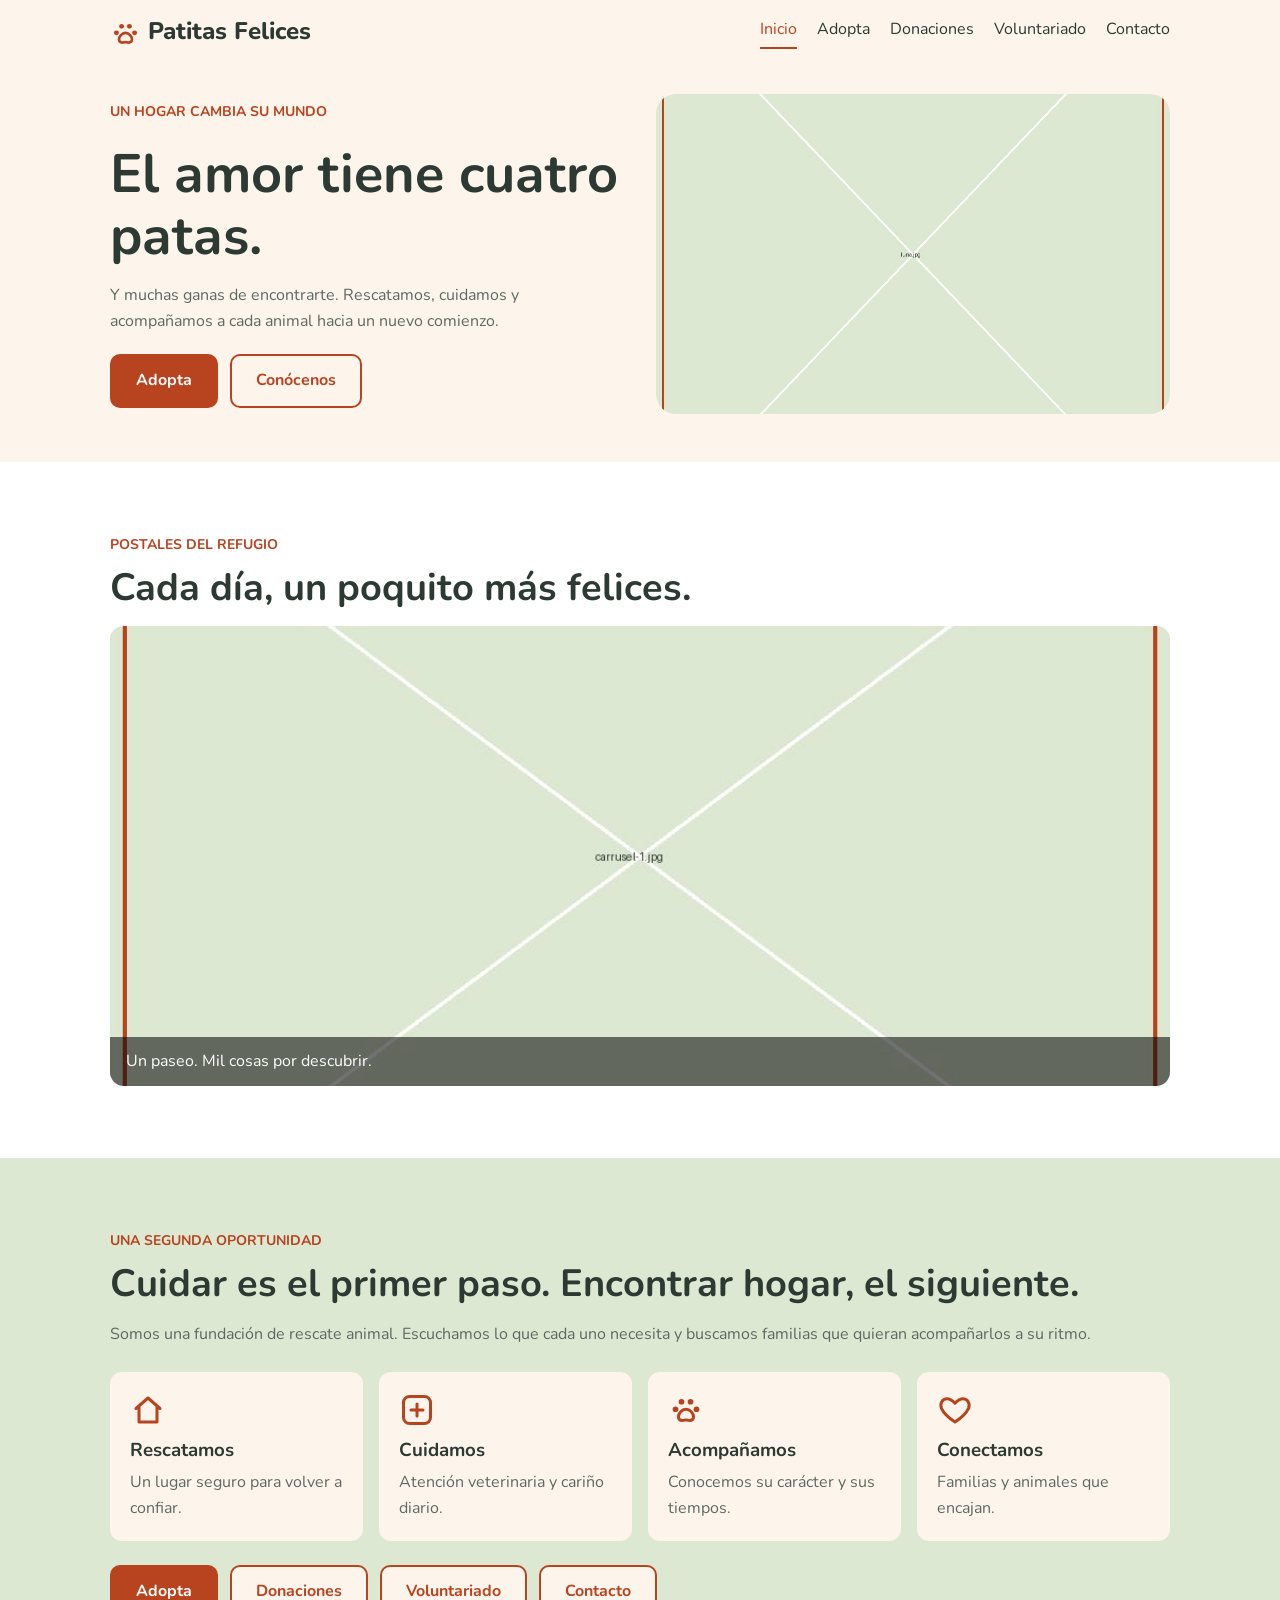
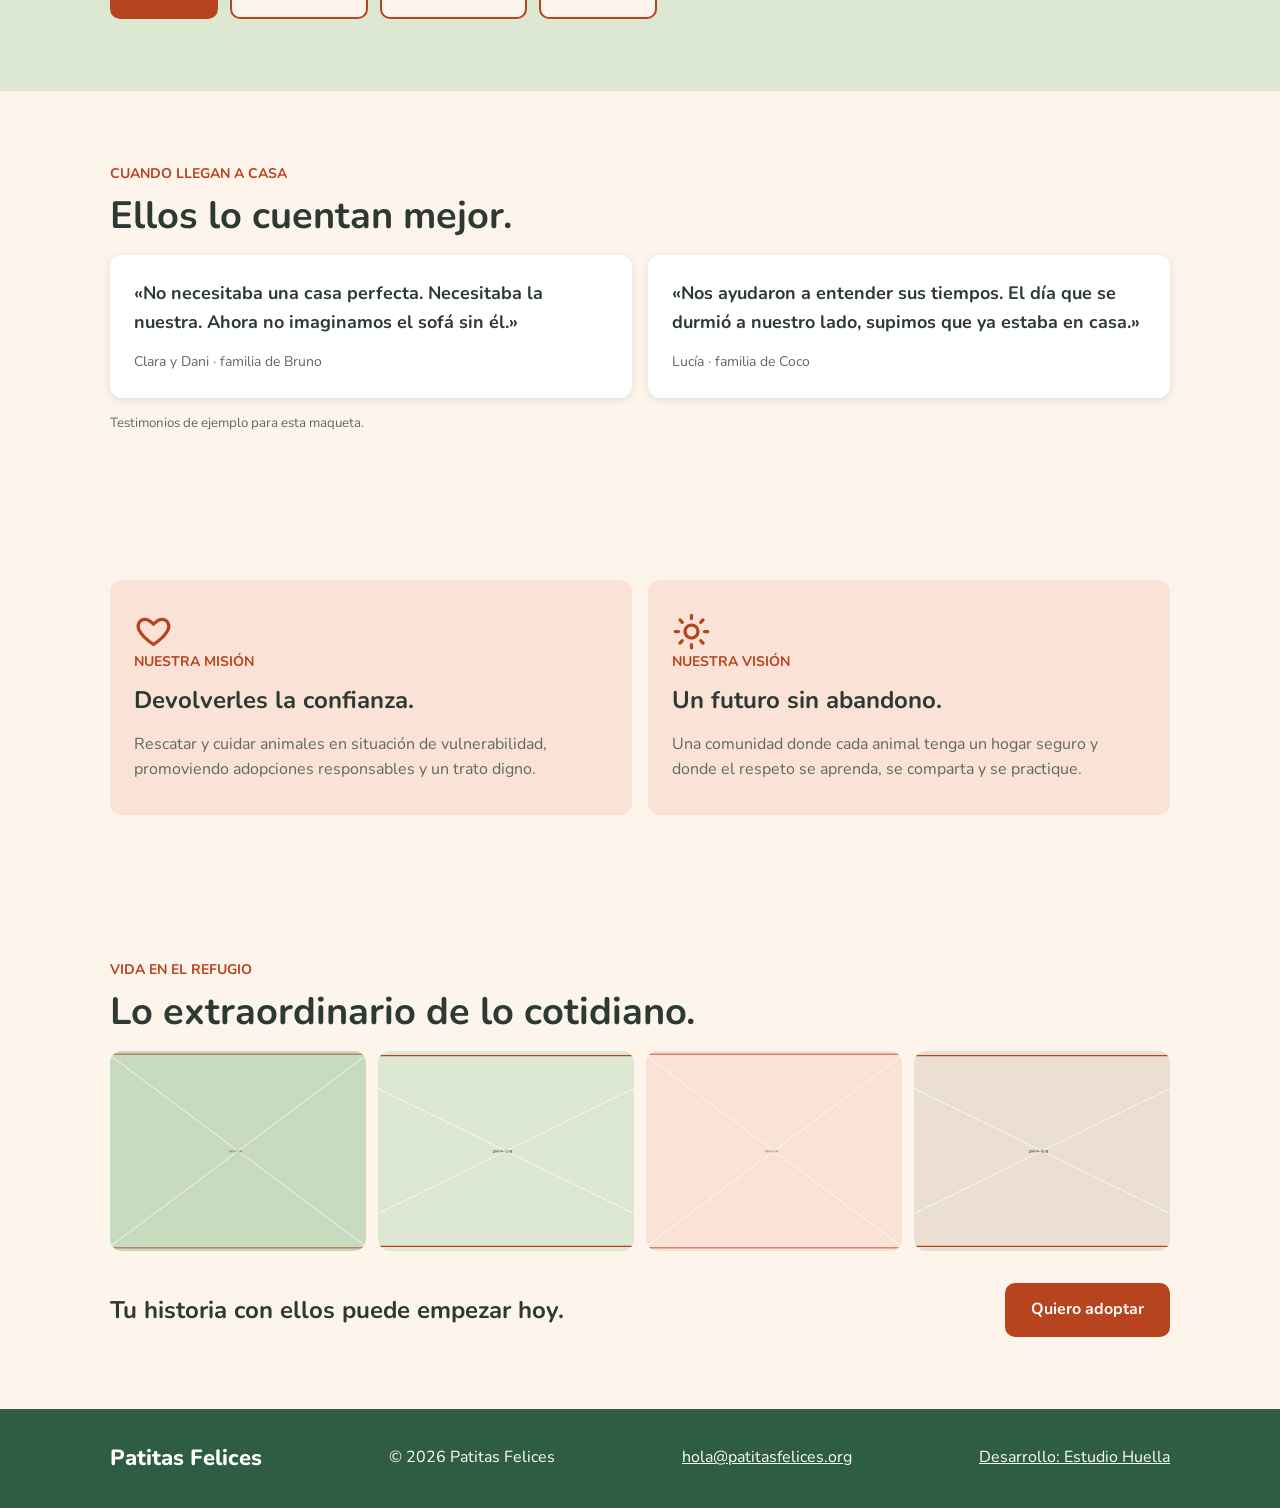
<file: patitas-felices/index.html>
<!DOCTYPE html>
<html lang="es">
<head>
  <meta charset="UTF-8">
  <meta name="viewport" content="width=device-width, initial-scale=1.0">
  <title>Patitas Felices · Fundación de rescate animal</title>
  <link href="https://fonts.googleapis.com/css2?family=Nunito:wght@400;700;800&display=swap" rel="stylesheet">
  <link rel="stylesheet" href="css/variables.css">
  <link rel="stylesheet" href="css/style.css">
  <link rel="stylesheet" href="css/iconos.css">
  <link rel="stylesheet" href="css/home.css">
</head>
<body>

  <!-- Encabezado con logo y menú -->
  <header class="encabezado">
    <div class="contenedor">
      <a class="logo" href="index.html"><span class="icono icono-huella" aria-hidden="true"></span> Patitas Felices</a>

      <!-- Menú hamburguesa: el checkbox está escondido y el label (las 3 rayitas) lo marca o desmarca -->
      <input type="checkbox" id="menu-check" class="menu-check" aria-label="Abrir o cerrar el menú">
      <label for="menu-check" class="hamburguesa"><span></span><span></span><span></span></label>

      <nav class="menu-nav">
        <ul class="menu">
            <li><a href="index.html" class="activo">Inicio</a></li>
            <li><a href="views/adopta.html">Adopta</a></li>
            <li><a href="views/donaciones.html">Donaciones</a></li>
            <li><a href="views/contacto.html">Voluntariado</a></li>
            <li><a href="views/contacto.html">Contacto</a></li>
        </ul>
      </nav>
    </div>
  </header>

  <main>

    <!-- 1. Banner principal -->
    <section class="banner">
      <div class="contenedor">
        <div class="banner-texto">
          <p class="etiqueta">UN HOGAR CAMBIA SU MUNDO</p>
          <h1>El amor tiene cuatro patas.</h1>
          <p class="texto-gris">Y muchas ganas de encontrarte. Rescatamos, cuidamos y acompañamos a cada animal hacia un nuevo comienzo.</p>
          <div class="banner-botones">
            <a class="boton boton-principal" href="views/adopta.html">Adopta</a>
            <a class="boton boton-secundario" href="#mision">Conócenos</a>
          </div>
        </div>
        <img src="storage/img/luna.jpg" alt="Luna, perra mestiza sentada entre flores">
      </div>
    </section>

    <!-- 2. Carrusel de fotos (cambia cada 3 segundos con CSS) -->
    <section class="carrusel-seccion seccion">
      <div class="contenedor">
        <p class="etiqueta">POSTALES DEL REFUGIO</p>
        <h2 class="titulo">Cada día, un poquito más felices.</h2>
        <div class="carrusel">
          <div class="carrusel-pista">
            <div class="foto">
              <img src="storage/img/carrusel-1.jpg" alt="Voluntaria paseando a un perro">
              <p>Un paseo. Mil cosas por descubrir.</p>
            </div>
            <div class="foto">
              <img src="storage/img/carrusel-2.jpg" alt="Persona acariciando a un gato">
              <p>El cariño también cuida.</p>
            </div>
            <div class="foto">
              <img src="storage/img/carrusel-3.jpg" alt="Dos voluntarias con dos perros">
              <p>Aquí nadie camina solo.</p>
            </div>
            <!-- Copia de la primera foto para que el movimiento vuelva al inicio sin saltos -->
            <div class="foto" aria-hidden="true">
              <img src="storage/img/carrusel-1.jpg" alt="">
              <p>Un paseo. Mil cosas por descubrir.</p>
            </div>
          </div>
        </div>
      </div>
    </section>

    <!-- 3. Labor de la fundación -->
    <section class="labor seccion">
      <div class="contenedor">
        <p class="etiqueta">UNA SEGUNDA OPORTUNIDAD</p>
        <h2 class="titulo">Cuidar es el primer paso. Encontrar hogar, el siguiente.</h2>
        <p class="texto-gris">Somos una fundación de rescate animal. Escuchamos lo que cada uno necesita y buscamos familias que quieran acompañarlos a su ritmo.</p>

        <div class="tarjetas-labor">
          <div class="tarjeta-labor">
            <span class="icono icono-casa" aria-hidden="true"></span>
            <h3>Rescatamos</h3>
            <p class="texto-gris">Un lugar seguro para volver a confiar.</p>
          </div>
          <div class="tarjeta-labor">
            <span class="icono icono-cruz" aria-hidden="true"></span>
            <h3>Cuidamos</h3>
            <p class="texto-gris">Atención veterinaria y cariño diario.</p>
          </div>
          <div class="tarjeta-labor">
            <span class="icono icono-huella" aria-hidden="true"></span>
            <h3>Acompañamos</h3>
            <p class="texto-gris">Conocemos su carácter y sus tiempos.</p>
          </div>
          <div class="tarjeta-labor">
            <span class="icono icono-corazon" aria-hidden="true"></span>
            <h3>Conectamos</h3>
            <p class="texto-gris">Familias y animales que encajan.</p>
          </div>
        </div>

        <!-- Enlaces internos -->
        <div class="enlaces">
          <a class="boton boton-principal" href="views/adopta.html">Adopta</a>
          <a class="boton boton-secundario" href="views/donaciones.html">Donaciones</a>
          <a class="boton boton-secundario" href="views/contacto.html">Voluntariado</a>
          <a class="boton boton-secundario" href="views/contacto.html">Contacto</a>
        </div>
      </div>
    </section>

    <!-- 4. Testimonios -->
    <section class="seccion">
      <div class="contenedor">
        <p class="etiqueta">CUANDO LLEGAN A CASA</p>
        <h2 class="titulo">Ellos lo cuentan mejor.</h2>
        <div class="testimonios">
          <div class="testimonio">
            <p>«No necesitaba una casa perfecta. Necesitaba la nuestra. Ahora no imaginamos el sofá sin él.»</p>
            <span>Clara y Dani · familia de Bruno</span>
          </div>
          <div class="testimonio">
            <p>«Nos ayudaron a entender sus tiempos. El día que se durmió a nuestro lado, supimos que ya estaba en casa.»</p>
            <span>Lucía · familia de Coco</span>
          </div>
        </div>
        <p class="texto-gris"><small>Testimonios de ejemplo para esta maqueta.</small></p>
      </div>
    </section>

    <!-- 5. Misión y visión (lado a lado en pantallas grandes) -->
    <section class="seccion" id="mision">
      <div class="contenedor mision-vision">
        <div class="bloque">
          <span class="icono icono-corazon" aria-hidden="true"></span>
          <p class="etiqueta">NUESTRA MISIÓN</p>
          <h2>Devolverles la confianza.</h2>
          <p class="texto-gris">Rescatar y cuidar animales en situación de vulnerabilidad, promoviendo adopciones responsables y un trato digno.</p>
        </div>
        <div class="bloque" id="vision">
          <span class="icono icono-sol" aria-hidden="true"></span>
          <p class="etiqueta">NUESTRA VISIÓN</p>
          <h2>Un futuro sin abandono.</h2>
          <p class="texto-gris">Una comunidad donde cada animal tenga un hogar seguro y donde el respeto se aprenda, se comparta y se practique.</p>
        </div>
      </div>
    </section>

    <!-- 6. Galería -->
    <section class="seccion">
      <div class="contenedor">
        <p class="etiqueta">VIDA EN EL REFUGIO</p>
        <h2 class="titulo">Lo extraordinario de lo cotidiano.</h2>
        <div class="galeria">
          <img src="storage/img/galeria-1.jpg" alt="Gata dormida sobre una manta">
          <img src="storage/img/galeria-2.jpg" alt="Dos perros jugando en el jardín">
          <img src="storage/img/galeria-3.jpg" alt="Voluntaria abrazando a un gato">
          <img src="storage/img/galeria-4.jpg" alt="Una mano sostiene la patita de un perro">
        </div>
        <div class="cierre">
          <h2>Tu historia con ellos puede empezar hoy.</h2>
          <a class="boton boton-principal" href="views/adopta.html">Quiero adoptar</a>
        </div>
      </div>
    </section>

  </main>

  <!-- Pie de página -->
  <footer class="pie">
    <div class="contenedor pie-contenido">
      <p class="pie-nombre">Patitas Felices</p>
      <p>© 2026 Patitas Felices</p>
      <p><a href="mailto:hola@patitasfelices.org">hola@patitasfelices.org</a></p>
      <p><a href="#">Desarrollo: Estudio Huella</a></p>
    </div>
  </footer>

</body>
</html>
</file>
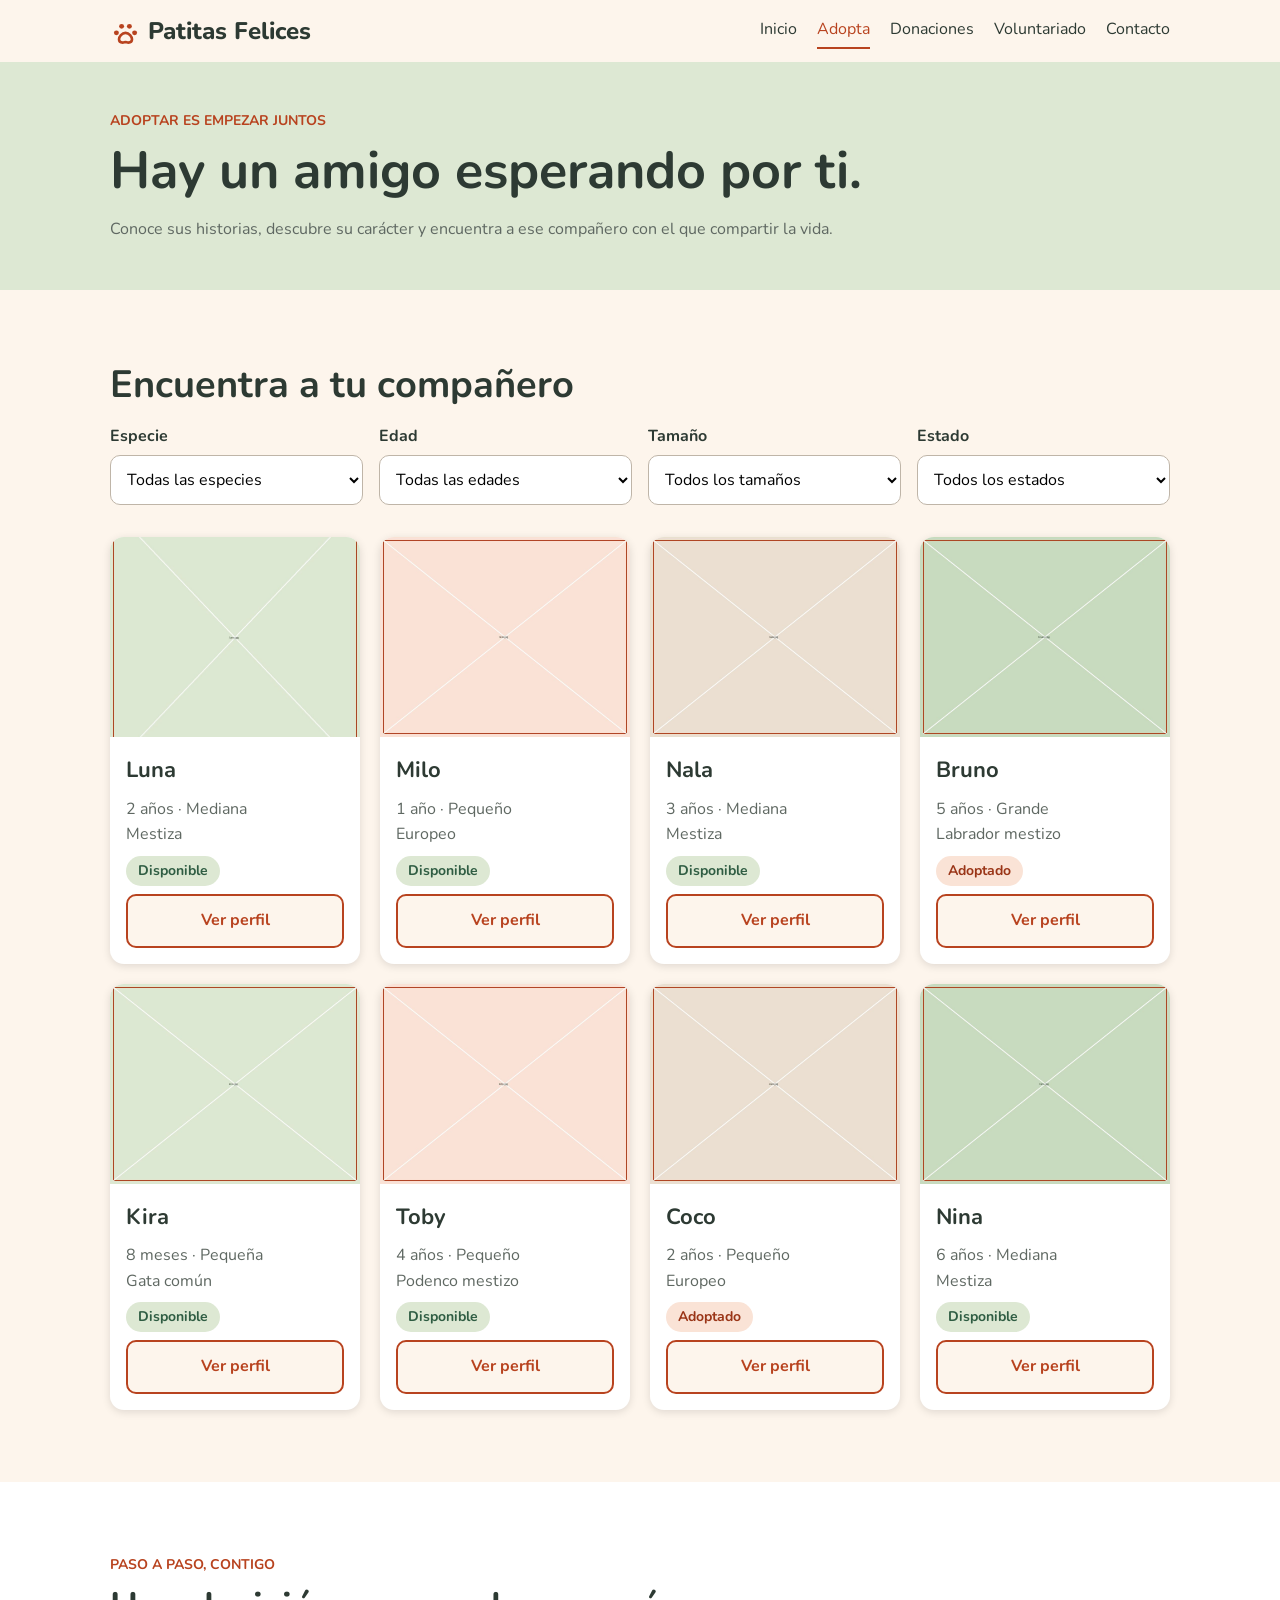
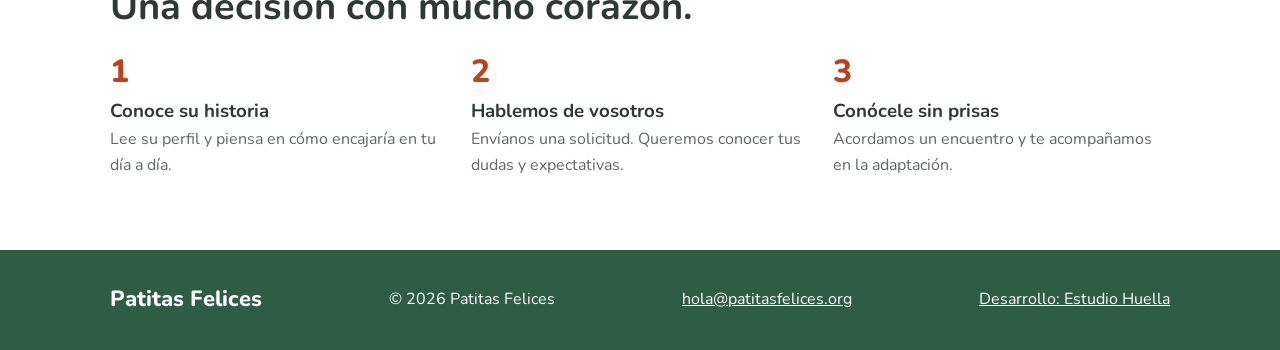
<file: patitas-felices/views/adopta.html>
<!DOCTYPE html>
<html lang="es">
<head>
  <meta charset="UTF-8">
  <meta name="viewport" content="width=device-width, initial-scale=1.0">
  <title>Adopta · Patitas Felices</title>
  <link href="https://fonts.googleapis.com/css2?family=Nunito:wght@400;700;800&display=swap" rel="stylesheet">
  <link rel="stylesheet" href="../css/variables.css">
  <link rel="stylesheet" href="../css/style.css">
  <link rel="stylesheet" href="../css/iconos.css">
  <link rel="stylesheet" href="../css/adopta.css">
</head>
<body>

  <!-- Encabezado con logo y menú -->
  <header class="encabezado">
    <div class="contenedor">
      <a class="logo" href="../index.html"><span class="icono icono-huella" aria-hidden="true"></span> Patitas Felices</a>

      <!-- Menú hamburguesa: el checkbox está escondido y el label (las 3 rayitas) lo marca o desmarca -->
      <input type="checkbox" id="menu-check" class="menu-check" aria-label="Abrir o cerrar el menú">
      <label for="menu-check" class="hamburguesa"><span></span><span></span><span></span></label>

      <nav class="menu-nav">
        <ul class="menu">
            <li><a href="../index.html">Inicio</a></li>
            <li><a href="adopta.html" class="activo">Adopta</a></li>
            <li><a href="donaciones.html">Donaciones</a></li>
            <li><a href="contacto.html">Voluntariado</a></li>
            <li><a href="contacto.html">Contacto</a></li>
        </ul>
      </nav>
    </div>
  </header>

  <main>

    <!-- Título de la página -->
    <section class="encabezado-adopta">
      <div class="contenedor">
        <p class="etiqueta">ADOPTAR ES EMPEZAR JUNTOS</p>
        <h1>Hay un amigo esperando por ti.</h1>
        <p class="texto-gris">Conoce sus historias, descubre su carácter y encuentra a ese compañero con el que compartir la vida.</p>
      </div>
    </section>

    <section class="seccion">
      <div class="contenedor">

        <!-- Filtros (solo visuales) -->
        <h2 class="titulo">Encuentra a tu compañero</h2>
        <form class="filtros">
        <div>
          <label for="especie">Especie</label>
          <select id="especie">
            <option>Todas las especies</option>
            <option>Perros</option>
            <option>Gatos</option>
          </select>
        </div>
        <div>
          <label for="edad">Edad</label>
          <select id="edad">
            <option>Todas las edades</option>
            <option>Cachorro</option>
            <option>Joven</option>
            <option>Adulto</option>
          </select>
        </div>
        <div>
          <label for="tamano">Tamaño</label>
          <select id="tamano">
            <option>Todos los tamaños</option>
            <option>Pequeño</option>
            <option>Mediano</option>
            <option>Grande</option>
          </select>
        </div>
        <div>
          <label for="estado">Estado</label>
          <select id="estado">
            <option>Todos los estados</option>
            <option>Disponible</option>
            <option>Adoptado</option>
          </select>
        </div>
        </form>

        <!-- Catálogo: 8 animales -->
        <div class="grilla-animales">
          <article class="tarjeta">
            <img src="../storage/img/luna.jpg" alt="Luna, perra mestiza de pelaje dorado">
            <div class="tarjeta-info">
              <h3>Luna</h3>
              <p class="texto-gris">2 años · Mediana<br>Mestiza</p>
              <span class="estado disponible">Disponible</span>
              <a class="boton boton-secundario" href="perfil.html#luna">Ver perfil</a>
            </div>
          </article>

          <article class="tarjeta">
            <img src="../storage/img/milo.jpg" alt="Milo, gato naranja sobre una manta">
            <div class="tarjeta-info">
              <h3>Milo</h3>
              <p class="texto-gris">1 año · Pequeño<br>Europeo</p>
              <span class="estado disponible">Disponible</span>
              <a class="boton boton-secundario" href="perfil.html#milo">Ver perfil</a>
            </div>
          </article>

          <article class="tarjeta">
            <img src="../storage/img/nala.jpg" alt="Nala, perra blanca y negra sobre el césped">
            <div class="tarjeta-info">
              <h3>Nala</h3>
              <p class="texto-gris">3 años · Mediana<br>Mestiza</p>
              <span class="estado disponible">Disponible</span>
              <a class="boton boton-secundario" href="perfil.html#nala">Ver perfil</a>
            </div>
          </article>

          <article class="tarjeta">
            <img src="../storage/img/bruno.jpg" alt="Bruno, perro marrón sentado en el jardín">
            <div class="tarjeta-info">
              <h3>Bruno</h3>
              <p class="texto-gris">5 años · Grande<br>Labrador mestizo</p>
              <span class="estado adoptado">Adoptado</span>
              <a class="boton boton-secundario" href="perfil.html#bruno">Ver perfil</a>
            </div>
          </article>

          <article class="tarjeta">
            <img src="../storage/img/kira.jpg" alt="Kira, gatita de tres colores en una cesta">
            <div class="tarjeta-info">
              <h3>Kira</h3>
              <p class="texto-gris">8 meses · Pequeña<br>Gata común</p>
              <span class="estado disponible">Disponible</span>
              <a class="boton boton-secundario" href="perfil.html#kira">Ver perfil</a>
            </div>
          </article>

          <article class="tarjeta">
            <img src="../storage/img/toby.jpg" alt="Toby, perro pequeño de orejas grandes">
            <div class="tarjeta-info">
              <h3>Toby</h3>
              <p class="texto-gris">4 años · Pequeño<br>Podenco mestizo</p>
              <span class="estado disponible">Disponible</span>
              <a class="boton boton-secundario" href="perfil.html#toby">Ver perfil</a>
            </div>
          </article>

          <article class="tarjeta">
            <img src="../storage/img/coco.jpg" alt="Coco, gato gris sobre un cojín">
            <div class="tarjeta-info">
              <h3>Coco</h3>
              <p class="texto-gris">2 años · Pequeño<br>Europeo</p>
              <span class="estado adoptado">Adoptado</span>
              <a class="boton boton-secundario" href="perfil.html#coco">Ver perfil</a>
            </div>
          </article>

          <article class="tarjeta">
            <img src="../storage/img/nina.jpg" alt="Nina, perra marrón de mirada tierna">
            <div class="tarjeta-info">
              <h3>Nina</h3>
              <p class="texto-gris">6 años · Mediana<br>Mestiza</p>
              <span class="estado disponible">Disponible</span>
              <a class="boton boton-secundario" href="perfil.html#nina">Ver perfil</a>
            </div>
          </article>
        </div>

      </div>
    </section>

    <!-- Pasos para adoptar -->
    <section class="pasos seccion">
      <div class="contenedor">
        <p class="etiqueta">PASO A PASO, CONTIGO</p>
        <h2 class="titulo">Una decisión con mucho corazón.</h2>
        <div class="lista-pasos">
          <div class="paso">
            <p class="numero">1</p>
            <h3>Conoce su historia</h3>
            <p class="texto-gris">Lee su perfil y piensa en cómo encajaría en tu día a día.</p>
          </div>
          <div class="paso">
            <p class="numero">2</p>
            <h3>Hablemos de vosotros</h3>
            <p class="texto-gris">Envíanos una solicitud. Queremos conocer tus dudas y expectativas.</p>
          </div>
          <div class="paso">
            <p class="numero">3</p>
            <h3>Conócele sin prisas</h3>
            <p class="texto-gris">Acordamos un encuentro y te acompañamos en la adaptación.</p>
          </div>
        </div>
      </div>
    </section>

  </main>

  <!-- Pie de página -->
  <footer class="pie">
    <div class="contenedor pie-contenido">
      <p class="pie-nombre">Patitas Felices</p>
      <p>© 2026 Patitas Felices</p>
      <p><a href="mailto:hola@patitasfelices.org">hola@patitasfelices.org</a></p>
      <p><a href="#">Desarrollo: Estudio Huella</a></p>
    </div>
  </footer>

</body>
</html>
</file>
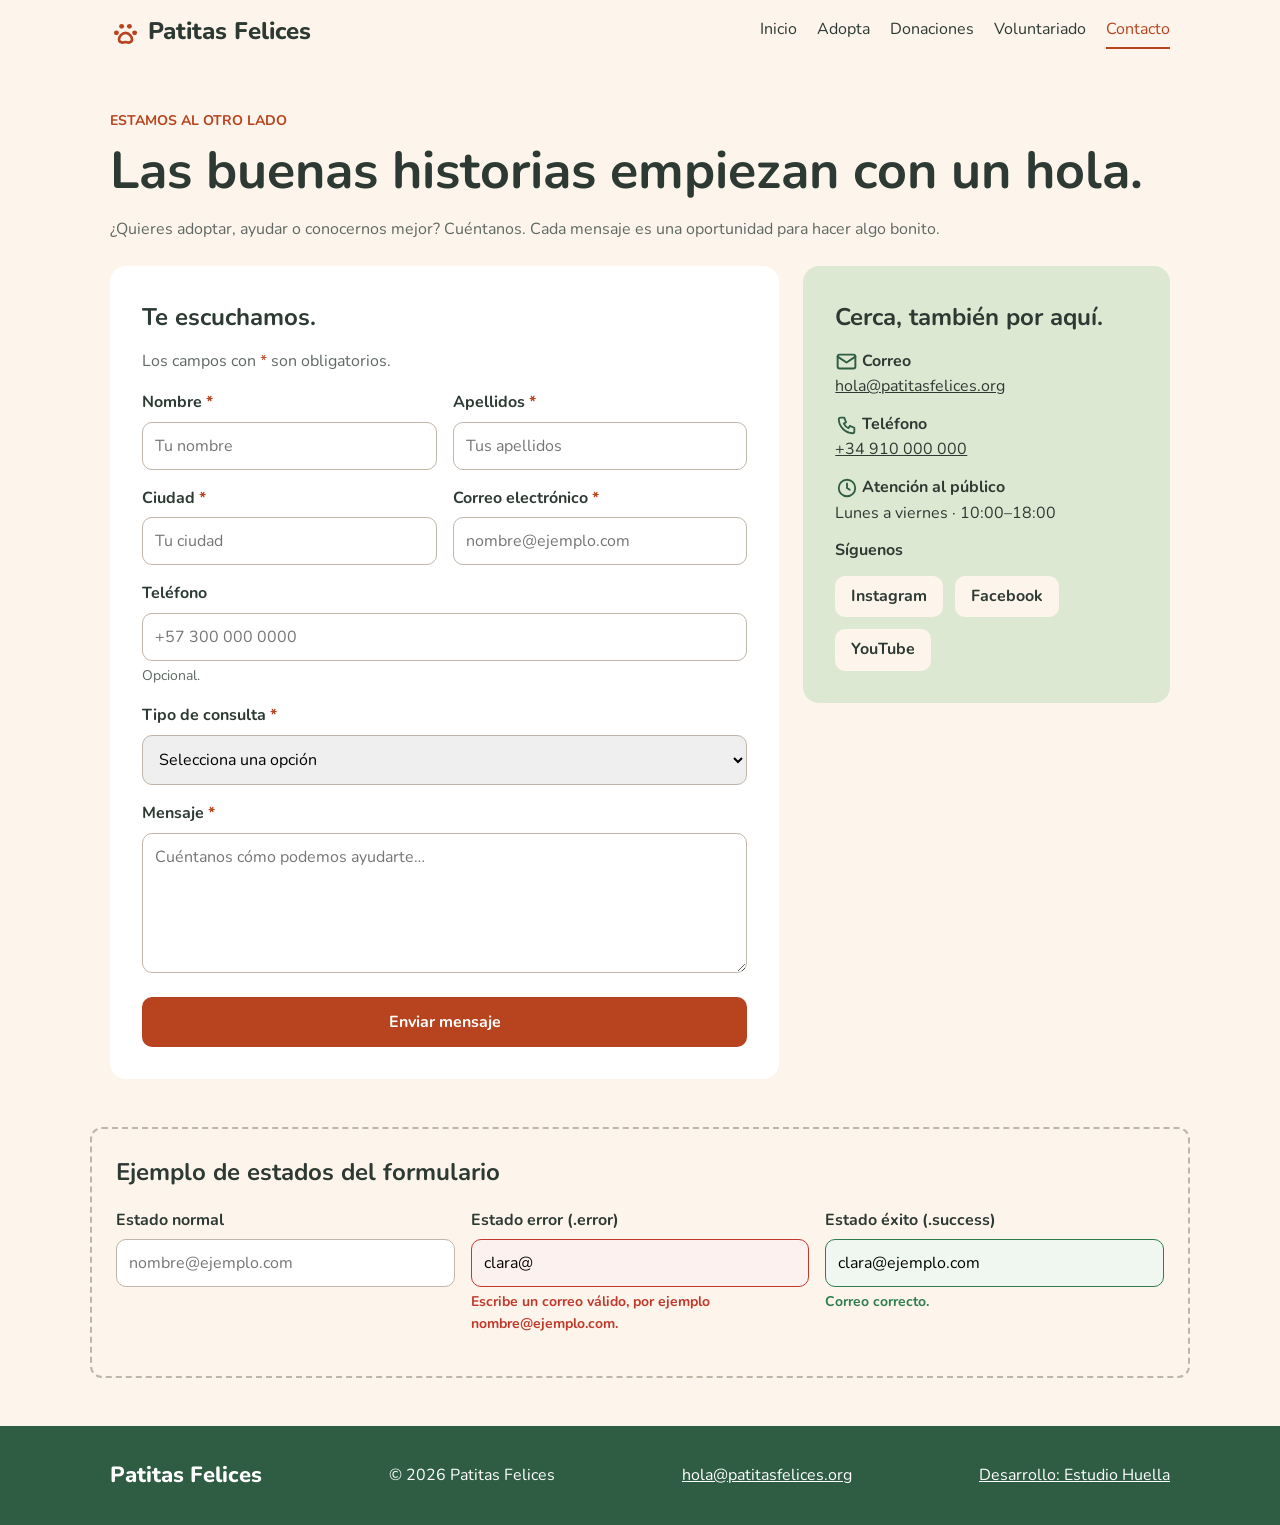
<file: patitas-felices/views/contacto.html>
<!DOCTYPE html>
<html lang="es">
<head>
  <meta charset="UTF-8">
  <meta name="viewport" content="width=device-width, initial-scale=1.0">
  <title>Contacto · Patitas Felices</title>
  <link href="https://fonts.googleapis.com/css2?family=Nunito:wght@400;700;800&display=swap" rel="stylesheet">
  <link rel="stylesheet" href="../css/variables.css">
  <link rel="stylesheet" href="../css/style.css">
  <link rel="stylesheet" href="../css/iconos.css">
  <link rel="stylesheet" href="../css/contacto.css">
</head>
<body>

  <!-- Encabezado con logo y menú -->
  <header class="encabezado">
    <div class="contenedor">
      <a class="logo" href="../index.html"><span class="icono icono-huella" aria-hidden="true"></span> Patitas Felices</a>

      <!-- Menú hamburguesa: el checkbox está escondido y el label (las 3 rayitas) lo marca o desmarca -->
      <input type="checkbox" id="menu-check" class="menu-check" aria-label="Abrir o cerrar el menú">
      <label for="menu-check" class="hamburguesa"><span></span><span></span><span></span></label>

      <nav class="menu-nav">
        <ul class="menu">
            <li><a href="../index.html">Inicio</a></li>
            <li><a href="adopta.html">Adopta</a></li>
            <li><a href="donaciones.html">Donaciones</a></li>
            <li><a href="contacto.html">Voluntariado</a></li>
            <li><a href="contacto.html" class="activo">Contacto</a></li>
        </ul>
      </nav>
    </div>
  </header>

  <main>

    <section class="intro-contacto">
      <div class="contenedor">
        <p class="etiqueta">ESTAMOS AL OTRO LADO</p>
        <h1>Las buenas historias empiezan con un hola.</h1>
        <p class="texto-gris">¿Quieres adoptar, ayudar o conocernos mejor? Cuéntanos. Cada mensaje es una oportunidad para hacer algo bonito.</p>
      </div>
    </section>

    <div class="contenedor contacto-contenido">

      <!-- Formulario (no envía nada, es una maqueta) -->
      <section class="formulario">
        <h2>Te escuchamos.</h2>
        <p class="texto-gris" style="margin-bottom:16px">Los campos con <span class="obligatorio">*</span> son obligatorios.</p>
        <form action="#" method="get">
          <div class="fila">
        <div class="campo">
          <label for="nombre">Nombre <span class="obligatorio">*</span></label>
          <input type="text" id="nombre" name="nombre" placeholder="Tu nombre" required>
          <p class="mensaje-error">Escribe tu nombre.</p>
        </div>
        <div class="campo">
          <label for="apellidos">Apellidos <span class="obligatorio">*</span></label>
          <input type="text" id="apellidos" name="apellidos" placeholder="Tus apellidos" required>
          <p class="mensaje-error">Escribe tus apellidos.</p>
        </div>
          </div>
          <div class="fila">
        <div class="campo">
          <label for="ciudad">Ciudad <span class="obligatorio">*</span></label>
          <input type="text" id="ciudad" name="ciudad" placeholder="Tu ciudad" required>
          <p class="mensaje-error">Escribe tu ciudad.</p>
        </div>
        <div class="campo">
          <label for="correo">Correo electrónico <span class="obligatorio">*</span></label>
          <input type="email" id="correo" name="correo" placeholder="nombre@ejemplo.com" required>
          <p class="mensaje-error">Escribe un correo válido, por ejemplo nombre@ejemplo.com.</p>
        </div>
          </div>

          <div class="campo">
            <label for="telefono">Teléfono</label>
            <input type="tel" id="telefono" name="telefono" placeholder="+57 300 000 0000">
            <p class="ayuda">Opcional.</p>
          </div>

          <div class="campo">
            <label for="consulta">Tipo de consulta <span class="obligatorio">*</span></label>
            <select id="consulta" name="consulta" required>
              <option value="">Selecciona una opción</option>
              <option>Adopción</option>
              <option>Donación</option>
              <option>Voluntariado</option>
              <option>Información general</option>
              <option>Otro</option>
            </select>
          </div>

          <div class="campo">
            <label for="mensaje">Mensaje <span class="obligatorio">*</span></label>
            <textarea id="mensaje" name="mensaje" placeholder="Cuéntanos cómo podemos ayudarte…" required></textarea>
          </div>

          <button class="boton boton-principal" type="submit">Enviar mensaje</button>
        </form>
      </section>

      <!-- Información de contacto directo y redes -->
      <aside class="datos">
        <h2>Cerca, también por aquí.</h2>
        <p><strong><span class="icono icono-correo" aria-hidden="true"></span> Correo</strong><br><a href="mailto:hola@patitasfelices.org">hola@patitasfelices.org</a></p>
        <p><strong><span class="icono icono-telefono" aria-hidden="true"></span> Teléfono</strong><br><a href="tel:+34910000000">+34 910 000 000</a></p>
        <p><strong><span class="icono icono-reloj" aria-hidden="true"></span> Atención al público</strong><br>Lunes a viernes · 10:00–18:00</p>
        <p><strong>Síguenos</strong></p>
        <div class="redes">
          <a href="#">Instagram</a>
          <a href="#">Facebook</a>
          <a href="#">YouTube</a>
        </div>
      </aside>
    </div>

    <!-- Ejemplo de cómo se ven los estados de error y éxito -->
    <section class="contenedor ejemplo-estados">
      <h2>Ejemplo de estados del formulario</h2>
      <div class="fila">
        <div class="campo">
          <label for="ej-normal">Estado normal</label>
          <input type="email" id="ej-normal" placeholder="nombre@ejemplo.com">
        </div>
        <div class="campo error">
          <label for="ej-error">Estado error (.error)</label>
          <input type="email" id="ej-error" value="clara@">
          <p class="mensaje-error">Escribe un correo válido, por ejemplo nombre@ejemplo.com.</p>
        </div>
        <div class="campo success">
          <label for="ej-ok">Estado éxito (.success)</label>
          <input type="email" id="ej-ok" value="clara@ejemplo.com">
          <p class="mensaje-ok">Correo correcto.</p>
        </div>
      </div>
    </section>

  </main>

  <!-- Pie de página -->
  <footer class="pie">
    <div class="contenedor pie-contenido">
      <p class="pie-nombre">Patitas Felices</p>
      <p>© 2026 Patitas Felices</p>
      <p><a href="mailto:hola@patitasfelices.org">hola@patitasfelices.org</a></p>
      <p><a href="#">Desarrollo: Estudio Huella</a></p>
    </div>
  </footer>

</body>
</html>
</file>
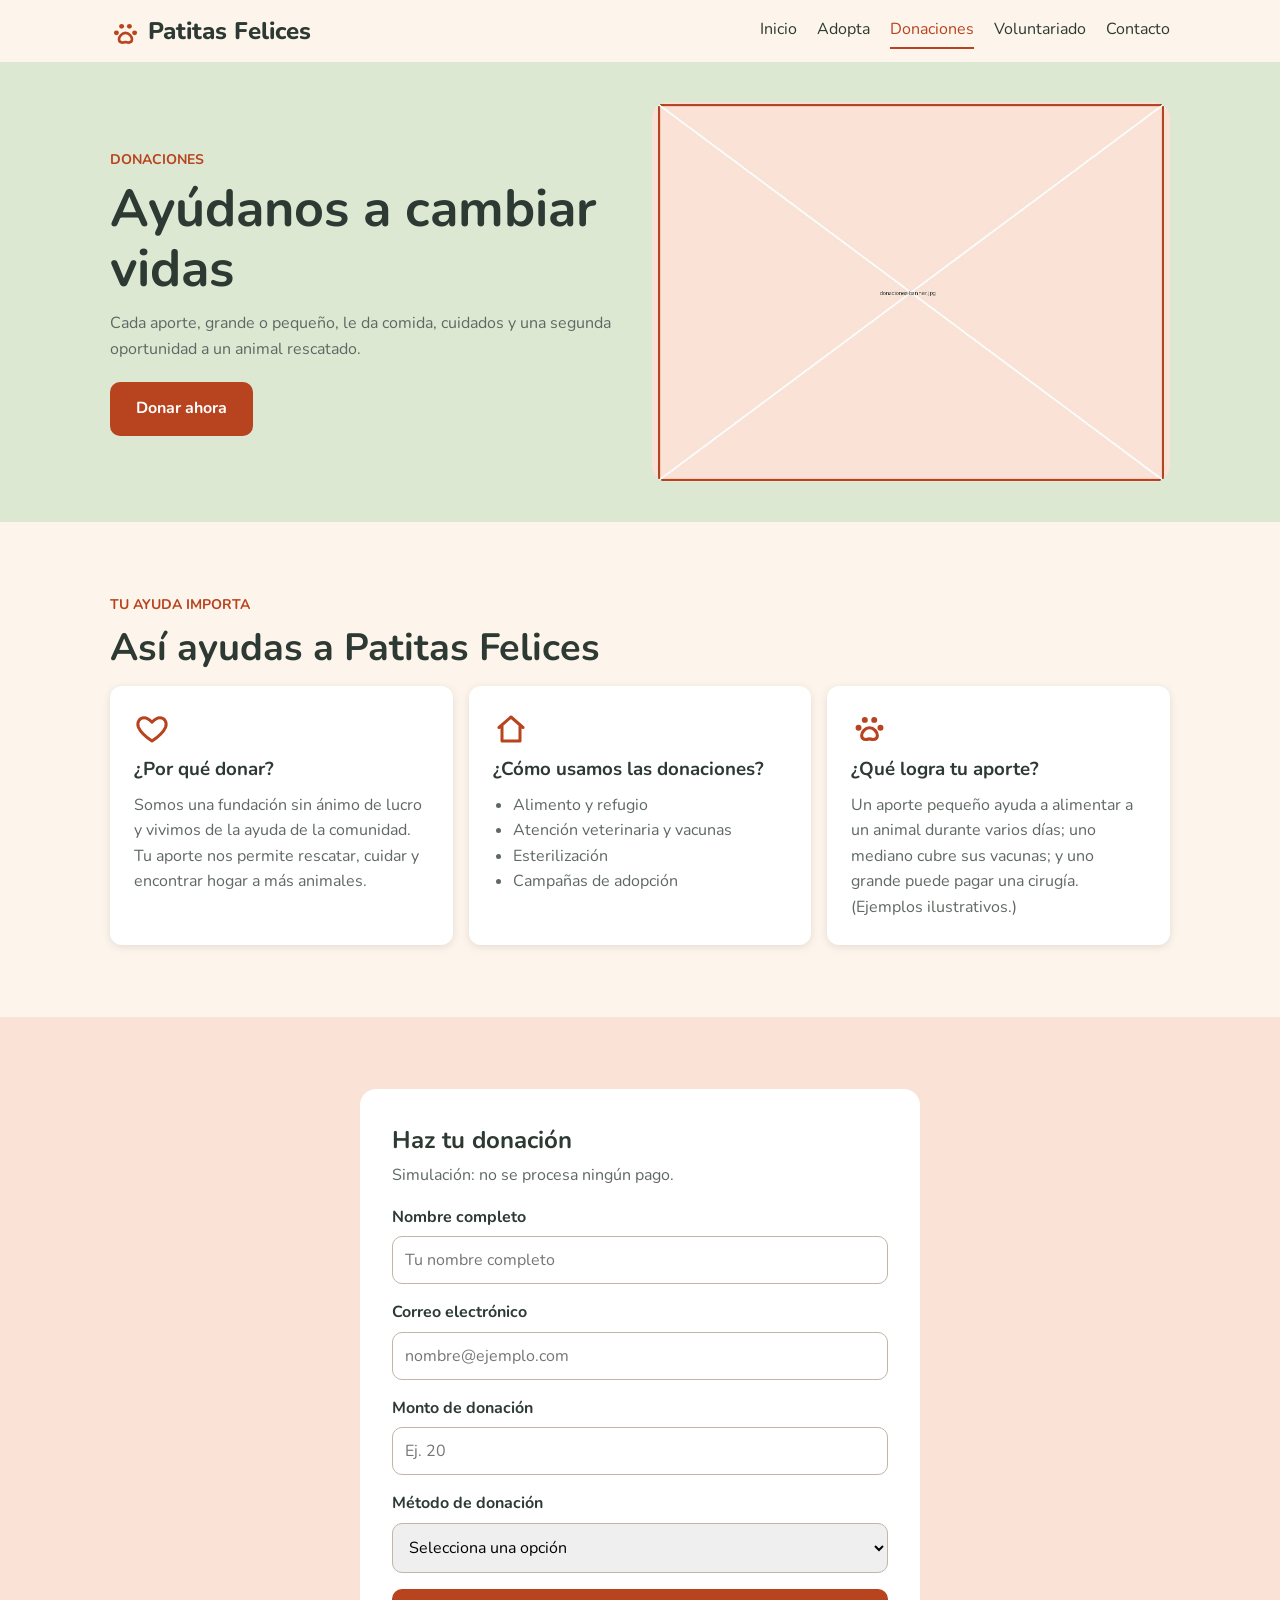
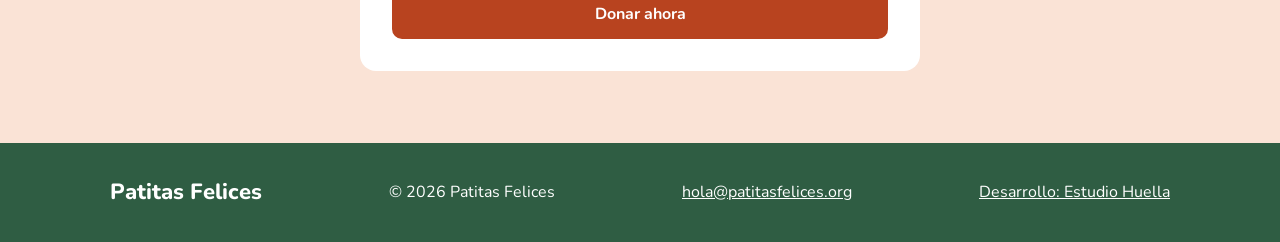
<file: patitas-felices/views/donaciones.html>
<!DOCTYPE html>
<html lang="es">
<head>
  <meta charset="UTF-8">
  <meta name="viewport" content="width=device-width, initial-scale=1.0">
  <title>Donaciones · Patitas Felices</title>
  <link href="https://fonts.googleapis.com/css2?family=Nunito:wght@400;700;800&display=swap" rel="stylesheet">
  <link rel="stylesheet" href="../css/variables.css">
  <link rel="stylesheet" href="../css/style.css">
  <link rel="stylesheet" href="../css/iconos.css">
  <link rel="stylesheet" href="../css/donaciones.css">
</head>
<body>

  <!-- Encabezado con logo y menú -->
  <header class="encabezado">
    <div class="contenedor">
      <a class="logo" href="../index.html"><span class="icono icono-huella" aria-hidden="true"></span> Patitas Felices</a>

      <!-- Menú hamburguesa: el checkbox está escondido y el label (las 3 rayitas) lo marca o desmarca -->
      <input type="checkbox" id="menu-check" class="menu-check" aria-label="Abrir o cerrar el menú">
      <label for="menu-check" class="hamburguesa"><span></span><span></span><span></span></label>

      <nav class="menu-nav">
        <ul class="menu">
            <li><a href="../index.html">Inicio</a></li>
            <li><a href="adopta.html">Adopta</a></li>
            <li><a href="donaciones.html" class="activo">Donaciones</a></li>
            <li><a href="contacto.html">Voluntariado</a></li>
            <li><a href="contacto.html">Contacto</a></li>
        </ul>
      </nav>
    </div>
  </header>

  <main>

    <!-- 1. Banner superior -->
    <section class="donar-banner">
      <div class="contenedor">
        <div class="donar-texto">
          <p class="etiqueta">DONACIONES</p>
          <h1>Ayúdanos a cambiar vidas</h1>
          <p class="texto-gris">Cada aporte, grande o pequeño, le da comida, cuidados y una segunda oportunidad a un animal rescatado.</p>
          <a class="boton boton-principal" href="#formulario">Donar ahora</a>
        </div>
        <img src="../storage/img/donaciones-banner.jpg" alt="Voluntaria abrazando a un perro rescatado">
      </div>
    </section>

    <!-- 2. Información: tres bloques -->
    <section class="seccion">
      <div class="contenedor">
        <p class="etiqueta">TU AYUDA IMPORTA</p>
        <h2 class="titulo">Así ayudas a Patitas Felices</h2>
        <div class="bloques-info">
          <div class="bloque-info">
            <span class="icono icono-corazon" aria-hidden="true"></span>
            <h3>¿Por qué donar?</h3>
            <p class="texto-gris">Somos una fundación sin ánimo de lucro y vivimos de la ayuda de la comunidad. Tu aporte nos permite rescatar, cuidar y encontrar hogar a más animales.</p>
          </div>
          <div class="bloque-info">
            <span class="icono icono-casa" aria-hidden="true"></span>
            <h3>¿Cómo usamos las donaciones?</h3>
            <ul class="texto-gris">
              <li>Alimento y refugio</li>
              <li>Atención veterinaria y vacunas</li>
              <li>Esterilización</li>
              <li>Campañas de adopción</li>
            </ul>
          </div>
          <div class="bloque-info">
            <span class="icono icono-huella" aria-hidden="true"></span>
            <h3>¿Qué logra tu aporte?</h3>
            <p class="texto-gris">Un aporte pequeño ayuda a alimentar a un animal durante varios días; uno mediano cubre sus vacunas; y uno grande puede pagar una cirugía. (Ejemplos ilustrativos.)</p>
          </div>
        </div>
      </div>
    </section>

    <!-- 3. Formulario de donación (simulación, no procesa pagos) -->
    <section class="donar-formulario-seccion seccion" id="formulario">
      <div class="contenedor">
        <form class="donar-form" action="#" method="get">
          <h2>Haz tu donación</h2>
          <p class="texto-gris">Simulación: no se procesa ningún pago.</p>
        <div class="campo">
          <label for="nombre">Nombre completo</label>
          <input type="text" id="nombre" name="nombre" placeholder="Tu nombre completo" required>
        </div>
        <div class="campo">
          <label for="correo">Correo electrónico</label>
          <input type="email" id="correo" name="correo" placeholder="nombre@ejemplo.com" required>
        </div>
        <div class="campo">
          <label for="monto">Monto de donación</label>
          <input type="number" id="monto" name="monto" placeholder="Ej. 20" required min="1">
        </div>
        <div class="campo">
          <label for="metodo">Método de donación</label>
          <select id="metodo" name="metodo" required>
            <option value="">Selecciona una opción</option>
            <option>Transferencia</option>
            <option>Tarjeta</option>
            <option>Efectivo</option>
          </select>
        </div>
          <button class="boton boton-principal" type="submit">Donar ahora</button>
        </form>
      </div>
    </section>

  </main>

  <!-- Pie de página -->
  <footer class="pie">
    <div class="contenedor pie-contenido">
      <p class="pie-nombre">Patitas Felices</p>
      <p>© 2026 Patitas Felices</p>
      <p><a href="mailto:hola@patitasfelices.org">hola@patitasfelices.org</a></p>
      <p><a href="#">Desarrollo: Estudio Huella</a></p>
    </div>
  </footer>

</body>
</html>
</file>
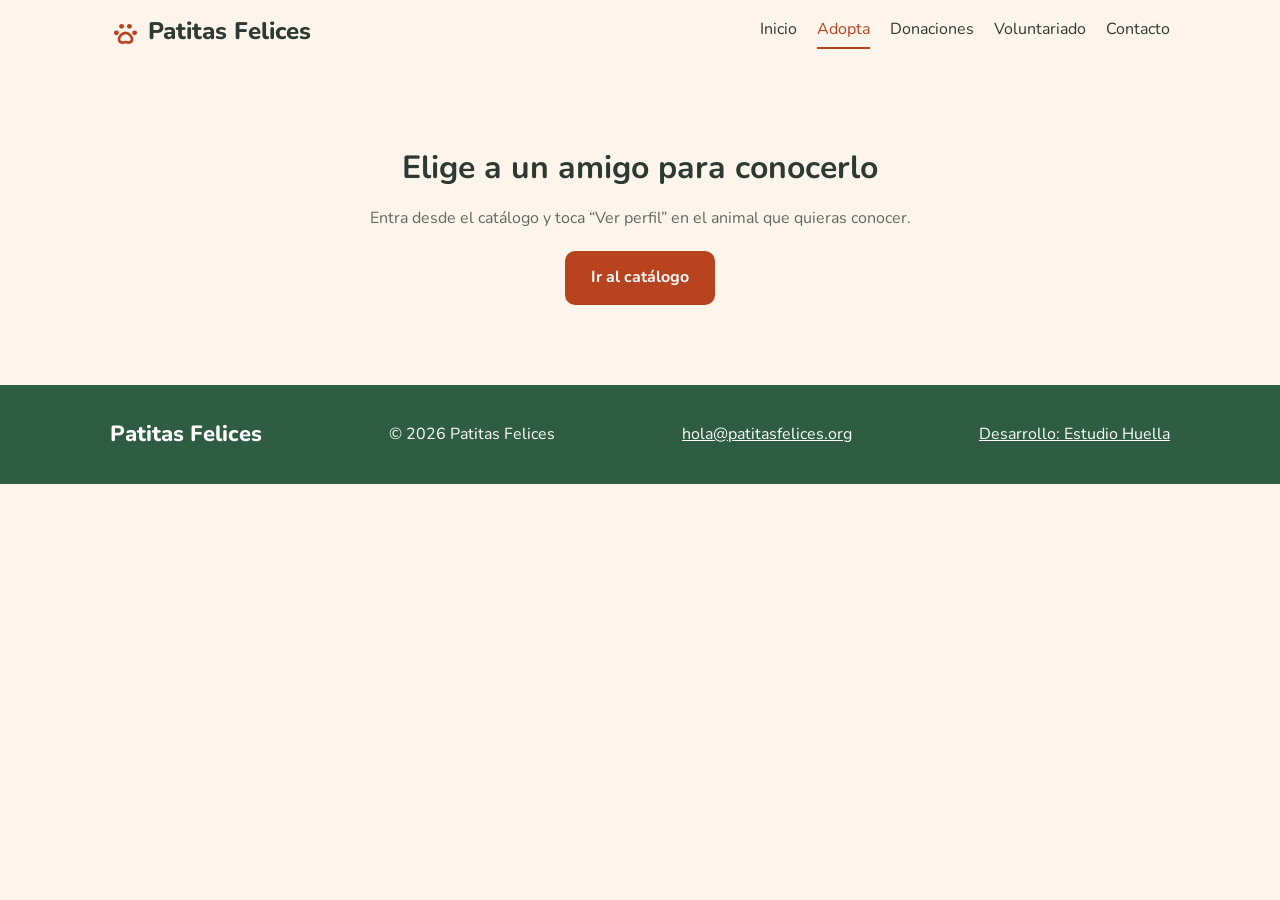
<file: patitas-felices/views/perfil.html>
<!DOCTYPE html>
<html lang="es">
<head>
  <meta charset="UTF-8">
  <meta name="viewport" content="width=device-width, initial-scale=1.0">
  <title>Perfil · Patitas Felices</title>
  <link href="https://fonts.googleapis.com/css2?family=Nunito:wght@400;700;800&display=swap" rel="stylesheet">
  <link rel="stylesheet" href="../css/variables.css">
  <link rel="stylesheet" href="../css/style.css">
  <link rel="stylesheet" href="../css/iconos.css">
  <link rel="stylesheet" href="../css/perfil.css">
</head>
<body>

  <!-- Encabezado con logo y menú -->
  <header class="encabezado">
    <div class="contenedor">
      <a class="logo" href="../index.html"><span class="icono icono-huella" aria-hidden="true"></span> Patitas Felices</a>

      <!-- Menú hamburguesa: el checkbox está escondido y el label (las 3 rayitas) lo marca o desmarca -->
      <input type="checkbox" id="menu-check" class="menu-check" aria-label="Abrir o cerrar el menú">
      <label for="menu-check" class="hamburguesa"><span></span><span></span><span></span></label>

      <nav class="menu-nav">
        <ul class="menu">
            <li><a href="../index.html">Inicio</a></li>
            <li><a href="adopta.html" class="activo">Adopta</a></li>
            <li><a href="donaciones.html">Donaciones</a></li>
            <li><a href="contacto.html">Voluntariado</a></li>
            <li><a href="contacto.html">Contacto</a></li>
        </ul>
      </nav>
    </div>
  </header>

  <main>

    <!-- ===== Luna ===== -->
    <article class="perfil-animal" id="luna">

      <!-- Tarjeta principal del animal -->
      <section>
        <div class="contenedor">
          <a class="volver" href="adopta.html">← Volver al catálogo</a>
          <div class="perfil-card">
            <div class="perfil-foto">
              <img src="../storage/img/luna.jpg" alt="Luna, perra mestiza de pelaje dorado sentada entre plantas">
              <span class="estado disponible insignia">Disponible para adopción</span>
            </div>
            <div class="perfil-resumen">
              <p class="etiqueta">PERRA · MESTIZA</p>
              <h1>Hola, soy Luna.</h1>
              <p class="frase">Experta en paseos tranquilos, miradas tiernas y siestas cerca de ti.</p>

              <!-- Datos rápidos -->
              <div class="datos-rapidos">
                <div class="dato"><span>Edad</span><strong>2 años</strong></div>
                <div class="dato"><span>Sexo</span><strong>Hembra</strong></div>
                <div class="dato"><span>Tamaño</span><strong>Mediana</strong></div>
                <div class="dato"><span>Raza</span><strong>Mestiza</strong></div>
              </div>

              <!-- Personalidad -->
              <ul class="rasgos">
            <li>Tranquila</li>
            <li>Sociable con perros</li>
            <li>Cariñosa a su tiempo</li>
              </ul>

              <a class="boton boton-principal boton-grande" href="contacto.html">Solicitar adopción</a>
          <p class="nota">La solicitud no es un compromiso. Es el primer paso para conocernos y resolver tus dudas.</p>
            </div>
          </div>
        </div>
      </section>

      <!-- Historia, salud y hogar ideal -->
      <section class="detalle seccion">
        <div class="contenedor detalle-columnas">
          <div class="historia">
            <p class="etiqueta">MÁS ALLÁ DE UNA FOTO</p>
            <h2>La historia de Luna</h2>
          <p>Luna llegó al refugio algo tímida, pero con muchas ganas de confiar. Con paciencia, rutinas suaves y paseos al aire libre, empezó a enseñarnos su lado más curioso y cariñoso.</p>
          <p>Le encanta olfatear cada rincón del jardín y buscar una mano amiga al terminar el día. Ahora busca una familia que entienda que los mejores vínculos se construyen sin prisas.</p>
          </div>
          <div class="cajas">
            <div class="caja caja-salud">
              <h2>Cuidada por dentro y por fuera</h2>
              <ul class="lista-check">
              <li><span class="icono icono-check" aria-hidden="true"></span> Vacunas al día</li>
              <li><span class="icono icono-check" aria-hidden="true"></span> Desparasitación al día</li>
              <li><span class="icono icono-check" aria-hidden="true"></span> Esterilizada</li>
              <li><span class="icono icono-check" aria-hidden="true"></span> Revisión veterinaria favorable</li>
              </ul>
            </div>
            <div class="caja caja-hogar">
              <h2>Su hogar ideal</h2>
              <p>Una familia con tiempo para pasear, paciencia para acompañarla y un espacio tranquilo para descansar.</p>
            </div>
          </div>
        </div>
      </section>

      <!-- Llamada a la acción -->
      <section class="banda">
        <div class="contenedor">
          <div>
            <h2>¿Y si su próximo hogar es el tuyo?</h2>
            <p class="texto-gris">Cuéntanos sobre ti. Te acompañamos en cada paso de la adopción.</p>
          </div>
          <a class="boton boton-principal" href="contacto.html">Solicitar adopción</a>
        </div>
      </section>

      <!-- Sugerencias: 3 animales más -->
      <section class="seccion">
        <div class="contenedor">
          <p class="etiqueta">OTRAS HUELLAS, OTRAS HISTORIAS</p>
          <h2 class="titulo">También esperan conocerte.</h2>
          <div class="sugerencias">
            <a class="sugerencia" href="#milo">
              <img src="../storage/img/milo.jpg" alt="Milo, gato naranja sobre una manta">
              <div class="sugerencia-info">
                <h3>Milo</h3>
                <p class="texto-gris">1 año · Pequeño<br>Europeo</p>
                <span class="estado disponible">Disponible</span>
                <span class="sugerencia-link">Ver perfil</span>
              </div>
            </a>
            <a class="sugerencia" href="#nala">
              <img src="../storage/img/nala.jpg" alt="Nala, perra blanca y negra sobre el césped">
              <div class="sugerencia-info">
                <h3>Nala</h3>
                <p class="texto-gris">3 años · Mediana<br>Mestiza</p>
                <span class="estado disponible">Disponible</span>
                <span class="sugerencia-link">Ver perfil</span>
              </div>
            </a>
            <a class="sugerencia" href="#kira">
              <img src="../storage/img/kira.jpg" alt="Kira, gatita de tres colores en una cesta">
              <div class="sugerencia-info">
                <h3>Kira</h3>
                <p class="texto-gris">8 meses · Pequeña<br>Gata común</p>
                <span class="estado disponible">Disponible</span>
                <span class="sugerencia-link">Ver perfil</span>
              </div>
            </a>
          </div>
        </div>
      </section>

    </article>

    <!-- ===== Milo ===== -->
    <article class="perfil-animal" id="milo">

      <!-- Tarjeta principal del animal -->
      <section>
        <div class="contenedor">
          <a class="volver" href="adopta.html">← Volver al catálogo</a>
          <div class="perfil-card">
            <div class="perfil-foto">
              <img src="../storage/img/milo.jpg" alt="Milo, gato naranja sobre una manta">
              <span class="estado disponible insignia">Disponible para adopción</span>
            </div>
            <div class="perfil-resumen">
              <p class="etiqueta">GATO · EUROPEO</p>
              <h1>Hola, soy Milo.</h1>
              <p class="frase">Curioso profesional y amante de los rayos de sol.</p>

              <!-- Datos rápidos -->
              <div class="datos-rapidos">
                <div class="dato"><span>Edad</span><strong>1 año</strong></div>
                <div class="dato"><span>Sexo</span><strong>Macho</strong></div>
                <div class="dato"><span>Tamaño</span><strong>Pequeño</strong></div>
                <div class="dato"><span>Raza</span><strong>Europeo</strong></div>
              </div>

              <!-- Personalidad -->
              <ul class="rasgos">
            <li>Juguetón</li>
            <li>Curioso</li>
            <li>Mimoso</li>
              </ul>

              <a class="boton boton-principal boton-grande" href="contacto.html">Solicitar adopción</a>
          <p class="nota">La solicitud no es un compromiso. Es el primer paso para conocernos y resolver tus dudas.</p>
            </div>
          </div>
        </div>
      </section>

      <!-- Historia, salud y hogar ideal -->
      <section class="detalle seccion">
        <div class="contenedor detalle-columnas">
          <div class="historia">
            <p class="etiqueta">MÁS ALLÁ DE UNA FOTO</p>
            <h2>La historia de Milo</h2>
          <p>Milo apareció una tarde lluviosa en la puerta del refugio, maullando bajito. Hoy pasa los días persiguiendo plumas, escalando cada estante y ronroneando apenas alguien se sienta a su lado.</p>
          <p>Busca un hogar con ventanas luminosas donde pueda mirar el mundo desde su rincón favorito.</p>
          </div>
          <div class="cajas">
            <div class="caja caja-salud">
              <h2>Cuidado por dentro y por fuera</h2>
              <ul class="lista-check">
              <li><span class="icono icono-check" aria-hidden="true"></span> Vacunas al día</li>
              <li><span class="icono icono-check" aria-hidden="true"></span> Desparasitación al día</li>
              <li><span class="icono icono-check" aria-hidden="true"></span> Esterilizado</li>
              <li><span class="icono icono-check" aria-hidden="true"></span> Revisión veterinaria favorable</li>
              </ul>
            </div>
            <div class="caja caja-hogar">
              <h2>Su hogar ideal</h2>
              <p>Una familia con tiempo para jugar, un rascador y ventanas con buena vista. Se lleva bien con niños tranquilos.</p>
            </div>
          </div>
        </div>
      </section>

      <!-- Llamada a la acción -->
      <section class="banda">
        <div class="contenedor">
          <div>
            <h2>¿Y si su próximo hogar es el tuyo?</h2>
            <p class="texto-gris">Cuéntanos sobre ti. Te acompañamos en cada paso de la adopción.</p>
          </div>
          <a class="boton boton-principal" href="contacto.html">Solicitar adopción</a>
        </div>
      </section>

      <!-- Sugerencias: 3 animales más -->
      <section class="seccion">
        <div class="contenedor">
          <p class="etiqueta">OTRAS HUELLAS, OTRAS HISTORIAS</p>
          <h2 class="titulo">También esperan conocerte.</h2>
          <div class="sugerencias">
            <a class="sugerencia" href="#nala">
              <img src="../storage/img/nala.jpg" alt="Nala, perra blanca y negra sobre el césped">
              <div class="sugerencia-info">
                <h3>Nala</h3>
                <p class="texto-gris">3 años · Mediana<br>Mestiza</p>
                <span class="estado disponible">Disponible</span>
                <span class="sugerencia-link">Ver perfil</span>
              </div>
            </a>
            <a class="sugerencia" href="#kira">
              <img src="../storage/img/kira.jpg" alt="Kira, gatita de tres colores en una cesta">
              <div class="sugerencia-info">
                <h3>Kira</h3>
                <p class="texto-gris">8 meses · Pequeña<br>Gata común</p>
                <span class="estado disponible">Disponible</span>
                <span class="sugerencia-link">Ver perfil</span>
              </div>
            </a>
            <a class="sugerencia" href="#toby">
              <img src="../storage/img/toby.jpg" alt="Toby, perro pequeño de orejas grandes">
              <div class="sugerencia-info">
                <h3>Toby</h3>
                <p class="texto-gris">4 años · Pequeño<br>Podenco mestizo</p>
                <span class="estado disponible">Disponible</span>
                <span class="sugerencia-link">Ver perfil</span>
              </div>
            </a>
          </div>
        </div>
      </section>

    </article>

    <!-- ===== Nala ===== -->
    <article class="perfil-animal" id="nala">

      <!-- Tarjeta principal del animal -->
      <section>
        <div class="contenedor">
          <a class="volver" href="adopta.html">← Volver al catálogo</a>
          <div class="perfil-card">
            <div class="perfil-foto">
              <img src="../storage/img/nala.jpg" alt="Nala, perra blanca y negra sobre el césped">
              <span class="estado disponible insignia">Disponible para adopción</span>
            </div>
            <div class="perfil-resumen">
              <p class="etiqueta">PERRA · MESTIZA</p>
              <h1>Hola, soy Nala.</h1>
              <p class="frase">Energía de sobra y una sonrisa que contagia.</p>

              <!-- Datos rápidos -->
              <div class="datos-rapidos">
                <div class="dato"><span>Edad</span><strong>3 años</strong></div>
                <div class="dato"><span>Sexo</span><strong>Hembra</strong></div>
                <div class="dato"><span>Tamaño</span><strong>Mediana</strong></div>
                <div class="dato"><span>Raza</span><strong>Mestiza</strong></div>
              </div>

              <!-- Personalidad -->
              <ul class="rasgos">
            <li>Juguetona</li>
            <li>Enérgica</li>
            <li>Sociable</li>
              </ul>

              <a class="boton boton-principal boton-grande" href="contacto.html">Solicitar adopción</a>
          <p class="nota">La solicitud no es un compromiso. Es el primer paso para conocernos y resolver tus dudas.</p>
            </div>
          </div>
        </div>
      </section>

      <!-- Historia, salud y hogar ideal -->
      <section class="detalle seccion">
        <div class="contenedor detalle-columnas">
          <div class="historia">
            <p class="etiqueta">MÁS ALLÁ DE UNA FOTO</p>
            <h2>La historia de Nala</h2>
          <p>Nala fue rescatada de un patio donde pasaba muchas horas sola. Aprendió a confiar muy rápido y ahora no hay pelota que se le escape.</p>
          <p>Necesita paseos largos y alguien que disfrute corriendo con ella por el parque.</p>
          </div>
          <div class="cajas">
            <div class="caja caja-salud">
              <h2>Cuidada por dentro y por fuera</h2>
              <ul class="lista-check">
              <li><span class="icono icono-check" aria-hidden="true"></span> Vacunas al día</li>
              <li><span class="icono icono-check" aria-hidden="true"></span> Desparasitación al día</li>
              <li><span class="icono icono-check" aria-hidden="true"></span> Esterilizada</li>
              <li><span class="icono icono-check" aria-hidden="true"></span> Revisión veterinaria favorable</li>
              </ul>
            </div>
            <div class="caja caja-hogar">
              <h2>Su hogar ideal</h2>
              <p>Una familia activa, con espacio para jugar y tiempo para salir a caminar todos los días.</p>
            </div>
          </div>
        </div>
      </section>

      <!-- Llamada a la acción -->
      <section class="banda">
        <div class="contenedor">
          <div>
            <h2>¿Y si su próximo hogar es el tuyo?</h2>
            <p class="texto-gris">Cuéntanos sobre ti. Te acompañamos en cada paso de la adopción.</p>
          </div>
          <a class="boton boton-principal" href="contacto.html">Solicitar adopción</a>
        </div>
      </section>

      <!-- Sugerencias: 3 animales más -->
      <section class="seccion">
        <div class="contenedor">
          <p class="etiqueta">OTRAS HUELLAS, OTRAS HISTORIAS</p>
          <h2 class="titulo">También esperan conocerte.</h2>
          <div class="sugerencias">
            <a class="sugerencia" href="#kira">
              <img src="../storage/img/kira.jpg" alt="Kira, gatita de tres colores en una cesta">
              <div class="sugerencia-info">
                <h3>Kira</h3>
                <p class="texto-gris">8 meses · Pequeña<br>Gata común</p>
                <span class="estado disponible">Disponible</span>
                <span class="sugerencia-link">Ver perfil</span>
              </div>
            </a>
            <a class="sugerencia" href="#toby">
              <img src="../storage/img/toby.jpg" alt="Toby, perro pequeño de orejas grandes">
              <div class="sugerencia-info">
                <h3>Toby</h3>
                <p class="texto-gris">4 años · Pequeño<br>Podenco mestizo</p>
                <span class="estado disponible">Disponible</span>
                <span class="sugerencia-link">Ver perfil</span>
              </div>
            </a>
            <a class="sugerencia" href="#nina">
              <img src="../storage/img/nina.jpg" alt="Nina, perra marrón de mirada tierna">
              <div class="sugerencia-info">
                <h3>Nina</h3>
                <p class="texto-gris">6 años · Mediana<br>Mestiza</p>
                <span class="estado disponible">Disponible</span>
                <span class="sugerencia-link">Ver perfil</span>
              </div>
            </a>
          </div>
        </div>
      </section>

    </article>

    <!-- ===== Bruno ===== -->
    <article class="perfil-animal" id="bruno">

      <!-- Tarjeta principal del animal -->
      <section>
        <div class="contenedor">
          <a class="volver" href="adopta.html">← Volver al catálogo</a>
          <div class="perfil-card">
            <div class="perfil-foto">
              <img src="../storage/img/bruno.jpg" alt="Bruno, perro marrón sentado en el jardín">
              <span class="estado adoptado insignia">Ya encontró hogar</span>
            </div>
            <div class="perfil-resumen">
              <p class="etiqueta">PERRO · LABRADOR MESTIZO</p>
              <h1>Hola, soy Bruno.</h1>
              <p class="frase">Grandote, tranquilo y con el corazón más grande del refugio.</p>

              <!-- Datos rápidos -->
              <div class="datos-rapidos">
                <div class="dato"><span>Edad</span><strong>5 años</strong></div>
                <div class="dato"><span>Sexo</span><strong>Macho</strong></div>
                <div class="dato"><span>Tamaño</span><strong>Grande</strong></div>
                <div class="dato"><span>Raza</span><strong>Labrador mestizo</strong></div>
              </div>

              <!-- Personalidad -->
              <ul class="rasgos">
            <li>Noble</li>
            <li>Tranquilo</li>
            <li>Fiel</li>
              </ul>

              <p class="aviso-adoptado">¡Ya tiene familia! Conoce a otros amigos que todavía esperan.</p>
          <a class="boton boton-principal boton-grande" href="adopta.html">Ver animales disponibles</a>
            </div>
          </div>
        </div>
      </section>

      <!-- Historia, salud y hogar ideal -->
      <section class="detalle seccion">
        <div class="contenedor detalle-columnas">
          <div class="historia">
            <p class="etiqueta">MÁS ALLÁ DE UNA FOTO</p>
            <h2>La historia de Bruno</h2>
          <p>Bruno llegó muy delgado y desconfiado. Con cariño y buena comida se convirtió en el abrazo más grande del refugio.</p>
          <p>¡Ya encontró su hogar! Su familia cuenta que ahora no imagina el sofá sin él.</p>
          </div>
          <div class="cajas">
            <div class="caja caja-salud">
              <h2>Cuidado por dentro y por fuera</h2>
              <ul class="lista-check">
              <li><span class="icono icono-check" aria-hidden="true"></span> Vacunas al día</li>
              <li><span class="icono icono-check" aria-hidden="true"></span> Desparasitación al día</li>
              <li><span class="icono icono-check" aria-hidden="true"></span> Esterilizado</li>
              <li><span class="icono icono-check" aria-hidden="true"></span> Revisión veterinaria favorable</li>
              </ul>
            </div>
            <div class="caja caja-hogar">
              <h2>Su hogar ideal</h2>
              <p>Ya encontró una familia que lo quiere mucho.</p>
            </div>
          </div>
        </div>
      </section>

      <!-- Llamada a la acción -->
      <section class="banda">
        <div class="contenedor">
          <div>
            <h2>¿Quieres vivir una historia así?</h2>
            <p class="texto-gris">Otros amigos esperan su oportunidad.</p>
          </div>
          <a class="boton boton-principal" href="adopta.html">Ver animales disponibles</a>
        </div>
      </section>

      <!-- Sugerencias: 3 animales más -->
      <section class="seccion">
        <div class="contenedor">
          <p class="etiqueta">OTRAS HUELLAS, OTRAS HISTORIAS</p>
          <h2 class="titulo">También esperan conocerte.</h2>
          <div class="sugerencias">
            <a class="sugerencia" href="#kira">
              <img src="../storage/img/kira.jpg" alt="Kira, gatita de tres colores en una cesta">
              <div class="sugerencia-info">
                <h3>Kira</h3>
                <p class="texto-gris">8 meses · Pequeña<br>Gata común</p>
                <span class="estado disponible">Disponible</span>
                <span class="sugerencia-link">Ver perfil</span>
              </div>
            </a>
            <a class="sugerencia" href="#toby">
              <img src="../storage/img/toby.jpg" alt="Toby, perro pequeño de orejas grandes">
              <div class="sugerencia-info">
                <h3>Toby</h3>
                <p class="texto-gris">4 años · Pequeño<br>Podenco mestizo</p>
                <span class="estado disponible">Disponible</span>
                <span class="sugerencia-link">Ver perfil</span>
              </div>
            </a>
            <a class="sugerencia" href="#nina">
              <img src="../storage/img/nina.jpg" alt="Nina, perra marrón de mirada tierna">
              <div class="sugerencia-info">
                <h3>Nina</h3>
                <p class="texto-gris">6 años · Mediana<br>Mestiza</p>
                <span class="estado disponible">Disponible</span>
                <span class="sugerencia-link">Ver perfil</span>
              </div>
            </a>
          </div>
        </div>
      </section>

    </article>

    <!-- ===== Kira ===== -->
    <article class="perfil-animal" id="kira">

      <!-- Tarjeta principal del animal -->
      <section>
        <div class="contenedor">
          <a class="volver" href="adopta.html">← Volver al catálogo</a>
          <div class="perfil-card">
            <div class="perfil-foto">
              <img src="../storage/img/kira.jpg" alt="Kira, gatita de tres colores en una cesta">
              <span class="estado disponible insignia">Disponible para adopción</span>
            </div>
            <div class="perfil-resumen">
              <p class="etiqueta">GATA · COMÚN</p>
              <h1>Hola, soy Kira.</h1>
              <p class="frase">Pequeña, curiosa y siempre lista para jugar.</p>

              <!-- Datos rápidos -->
              <div class="datos-rapidos">
                <div class="dato"><span>Edad</span><strong>8 meses</strong></div>
                <div class="dato"><span>Sexo</span><strong>Hembra</strong></div>
                <div class="dato"><span>Tamaño</span><strong>Pequeña</strong></div>
                <div class="dato"><span>Raza</span><strong>Gata común</strong></div>
              </div>

              <!-- Personalidad -->
              <ul class="rasgos">
            <li>Curiosa</li>
            <li>Activa</li>
            <li>Cariñosa</li>
              </ul>

              <a class="boton boton-principal boton-grande" href="contacto.html">Solicitar adopción</a>
          <p class="nota">La solicitud no es un compromiso. Es el primer paso para conocernos y resolver tus dudas.</p>
            </div>
          </div>
        </div>
      </section>

      <!-- Historia, salud y hogar ideal -->
      <section class="detalle seccion">
        <div class="contenedor detalle-columnas">
          <div class="historia">
            <p class="etiqueta">MÁS ALLÁ DE UNA FOTO</p>
            <h2>La historia de Kira</h2>
          <p>Kira fue encontrada con sus hermanitos dentro de una caja. Es la más aventurera: explora cada rincón y se duerme en cualquier cesta.</p>
          <p>Está en la edad de aprender, jugar y crecer junto a una familia paciente.</p>
          </div>
          <div class="cajas">
            <div class="caja caja-salud">
              <h2>Cuidada por dentro y por fuera</h2>
              <ul class="lista-check">
              <li><span class="icono icono-check" aria-hidden="true"></span> Primeras vacunas al día</li>
              <li><span class="icono icono-check" aria-hidden="true"></span> Desparasitación al día</li>
              <li><span class="icono icono-check" aria-hidden="true"></span> Esterilización pendiente por su edad</li>
              <li><span class="icono icono-check" aria-hidden="true"></span> Revisión veterinaria favorable</li>
              </ul>
            </div>
            <div class="caja caja-hogar">
              <h2>Su hogar ideal</h2>
              <p>Una familia con paciencia y tiempo para acompañar su crecimiento, con juguetes y un lugar seguro para explorar.</p>
            </div>
          </div>
        </div>
      </section>

      <!-- Llamada a la acción -->
      <section class="banda">
        <div class="contenedor">
          <div>
            <h2>¿Y si su próximo hogar es el tuyo?</h2>
            <p class="texto-gris">Cuéntanos sobre ti. Te acompañamos en cada paso de la adopción.</p>
          </div>
          <a class="boton boton-principal" href="contacto.html">Solicitar adopción</a>
        </div>
      </section>

      <!-- Sugerencias: 3 animales más -->
      <section class="seccion">
        <div class="contenedor">
          <p class="etiqueta">OTRAS HUELLAS, OTRAS HISTORIAS</p>
          <h2 class="titulo">También esperan conocerte.</h2>
          <div class="sugerencias">
            <a class="sugerencia" href="#toby">
              <img src="../storage/img/toby.jpg" alt="Toby, perro pequeño de orejas grandes">
              <div class="sugerencia-info">
                <h3>Toby</h3>
                <p class="texto-gris">4 años · Pequeño<br>Podenco mestizo</p>
                <span class="estado disponible">Disponible</span>
                <span class="sugerencia-link">Ver perfil</span>
              </div>
            </a>
            <a class="sugerencia" href="#nina">
              <img src="../storage/img/nina.jpg" alt="Nina, perra marrón de mirada tierna">
              <div class="sugerencia-info">
                <h3>Nina</h3>
                <p class="texto-gris">6 años · Mediana<br>Mestiza</p>
                <span class="estado disponible">Disponible</span>
                <span class="sugerencia-link">Ver perfil</span>
              </div>
            </a>
            <a class="sugerencia" href="#luna">
              <img src="../storage/img/luna.jpg" alt="Luna, perra mestiza de pelaje dorado sentada entre plantas">
              <div class="sugerencia-info">
                <h3>Luna</h3>
                <p class="texto-gris">2 años · Mediana<br>Mestiza</p>
                <span class="estado disponible">Disponible</span>
                <span class="sugerencia-link">Ver perfil</span>
              </div>
            </a>
          </div>
        </div>
      </section>

    </article>

    <!-- ===== Toby ===== -->
    <article class="perfil-animal" id="toby">

      <!-- Tarjeta principal del animal -->
      <section>
        <div class="contenedor">
          <a class="volver" href="adopta.html">← Volver al catálogo</a>
          <div class="perfil-card">
            <div class="perfil-foto">
              <img src="../storage/img/toby.jpg" alt="Toby, perro pequeño de orejas grandes">
              <span class="estado disponible insignia">Disponible para adopción</span>
            </div>
            <div class="perfil-resumen">
              <p class="etiqueta">PERRO · PODENCO MESTIZO</p>
              <h1>Hola, soy Toby.</h1>
              <p class="frase">Orejas gigantes, olfato de detective y cero ganas de quedarse quieto.</p>

              <!-- Datos rápidos -->
              <div class="datos-rapidos">
                <div class="dato"><span>Edad</span><strong>4 años</strong></div>
                <div class="dato"><span>Sexo</span><strong>Macho</strong></div>
                <div class="dato"><span>Tamaño</span><strong>Pequeño</strong></div>
                <div class="dato"><span>Raza</span><strong>Podenco mestizo</strong></div>
              </div>

              <!-- Personalidad -->
              <ul class="rasgos">
            <li>Aventurero</li>
            <li>Atento</li>
            <li>Leal</li>
              </ul>

              <a class="boton boton-principal boton-grande" href="contacto.html">Solicitar adopción</a>
          <p class="nota">La solicitud no es un compromiso. Es el primer paso para conocernos y resolver tus dudas.</p>
            </div>
          </div>
        </div>
      </section>

      <!-- Historia, salud y hogar ideal -->
      <section class="detalle seccion">
        <div class="contenedor detalle-columnas">
          <div class="historia">
            <p class="etiqueta">MÁS ALLÁ DE UNA FOTO</p>
            <h2>La historia de Toby</h2>
          <p>Toby vivía en la calle y aprendió a cuidarse solo. En el refugio descubrió que puede confiar en las personas.</p>
          <p>Le encantan los paseos largos y olfatear cada hoja del camino.</p>
          </div>
          <div class="cajas">
            <div class="caja caja-salud">
              <h2>Cuidado por dentro y por fuera</h2>
              <ul class="lista-check">
              <li><span class="icono icono-check" aria-hidden="true"></span> Vacunas al día</li>
              <li><span class="icono icono-check" aria-hidden="true"></span> Desparasitación al día</li>
              <li><span class="icono icono-check" aria-hidden="true"></span> Esterilizado</li>
              <li><span class="icono icono-check" aria-hidden="true"></span> Revisión veterinaria favorable</li>
              </ul>
            </div>
            <div class="caja caja-hogar">
              <h2>Su hogar ideal</h2>
              <p>Una familia que disfrute de caminar, con paciencia para enseñarle rutinas y mucho cariño.</p>
            </div>
          </div>
        </div>
      </section>

      <!-- Llamada a la acción -->
      <section class="banda">
        <div class="contenedor">
          <div>
            <h2>¿Y si su próximo hogar es el tuyo?</h2>
            <p class="texto-gris">Cuéntanos sobre ti. Te acompañamos en cada paso de la adopción.</p>
          </div>
          <a class="boton boton-principal" href="contacto.html">Solicitar adopción</a>
        </div>
      </section>

      <!-- Sugerencias: 3 animales más -->
      <section class="seccion">
        <div class="contenedor">
          <p class="etiqueta">OTRAS HUELLAS, OTRAS HISTORIAS</p>
          <h2 class="titulo">También esperan conocerte.</h2>
          <div class="sugerencias">
            <a class="sugerencia" href="#nina">
              <img src="../storage/img/nina.jpg" alt="Nina, perra marrón de mirada tierna">
              <div class="sugerencia-info">
                <h3>Nina</h3>
                <p class="texto-gris">6 años · Mediana<br>Mestiza</p>
                <span class="estado disponible">Disponible</span>
                <span class="sugerencia-link">Ver perfil</span>
              </div>
            </a>
            <a class="sugerencia" href="#luna">
              <img src="../storage/img/luna.jpg" alt="Luna, perra mestiza de pelaje dorado sentada entre plantas">
              <div class="sugerencia-info">
                <h3>Luna</h3>
                <p class="texto-gris">2 años · Mediana<br>Mestiza</p>
                <span class="estado disponible">Disponible</span>
                <span class="sugerencia-link">Ver perfil</span>
              </div>
            </a>
            <a class="sugerencia" href="#milo">
              <img src="../storage/img/milo.jpg" alt="Milo, gato naranja sobre una manta">
              <div class="sugerencia-info">
                <h3>Milo</h3>
                <p class="texto-gris">1 año · Pequeño<br>Europeo</p>
                <span class="estado disponible">Disponible</span>
                <span class="sugerencia-link">Ver perfil</span>
              </div>
            </a>
          </div>
        </div>
      </section>

    </article>

    <!-- ===== Coco ===== -->
    <article class="perfil-animal" id="coco">

      <!-- Tarjeta principal del animal -->
      <section>
        <div class="contenedor">
          <a class="volver" href="adopta.html">← Volver al catálogo</a>
          <div class="perfil-card">
            <div class="perfil-foto">
              <img src="../storage/img/coco.jpg" alt="Coco, gato gris sobre un cojín">
              <span class="estado adoptado insignia">Ya encontró hogar</span>
            </div>
            <div class="perfil-resumen">
              <p class="etiqueta">GATO · EUROPEO</p>
              <h1>Hola, soy Coco.</h1>
              <p class="frase">Silencioso, elegante y fan de las siestas.</p>

              <!-- Datos rápidos -->
              <div class="datos-rapidos">
                <div class="dato"><span>Edad</span><strong>2 años</strong></div>
                <div class="dato"><span>Sexo</span><strong>Macho</strong></div>
                <div class="dato"><span>Tamaño</span><strong>Pequeño</strong></div>
                <div class="dato"><span>Raza</span><strong>Europeo</strong></div>
              </div>

              <!-- Personalidad -->
              <ul class="rasgos">
            <li>Tranquilo</li>
            <li>Independiente</li>
            <li>Mimoso</li>
              </ul>

              <p class="aviso-adoptado">¡Ya tiene familia! Conoce a otros amigos que todavía esperan.</p>
          <a class="boton boton-principal boton-grande" href="adopta.html">Ver animales disponibles</a>
            </div>
          </div>
        </div>
      </section>

      <!-- Historia, salud y hogar ideal -->
      <section class="detalle seccion">
        <div class="contenedor detalle-columnas">
          <div class="historia">
            <p class="etiqueta">MÁS ALLÁ DE UNA FOTO</p>
            <h2>La historia de Coco</h2>
          <p>Coco llegó al refugio muy callado. Poco a poco se animó a pedir caricias y a dormir cerca de las personas.</p>
          <p>¡Ya tiene hogar! Su familia cuenta que el día que se durmió a su lado supieron que ya estaba en casa.</p>
          </div>
          <div class="cajas">
            <div class="caja caja-salud">
              <h2>Cuidado por dentro y por fuera</h2>
              <ul class="lista-check">
              <li><span class="icono icono-check" aria-hidden="true"></span> Vacunas al día</li>
              <li><span class="icono icono-check" aria-hidden="true"></span> Desparasitación al día</li>
              <li><span class="icono icono-check" aria-hidden="true"></span> Esterilizado</li>
              <li><span class="icono icono-check" aria-hidden="true"></span> Revisión veterinaria favorable</li>
              </ul>
            </div>
            <div class="caja caja-hogar">
              <h2>Su hogar ideal</h2>
              <p>Ya encontró una familia que lo quiere mucho.</p>
            </div>
          </div>
        </div>
      </section>

      <!-- Llamada a la acción -->
      <section class="banda">
        <div class="contenedor">
          <div>
            <h2>¿Quieres vivir una historia así?</h2>
            <p class="texto-gris">Otros amigos esperan su oportunidad.</p>
          </div>
          <a class="boton boton-principal" href="adopta.html">Ver animales disponibles</a>
        </div>
      </section>

      <!-- Sugerencias: 3 animales más -->
      <section class="seccion">
        <div class="contenedor">
          <p class="etiqueta">OTRAS HUELLAS, OTRAS HISTORIAS</p>
          <h2 class="titulo">También esperan conocerte.</h2>
          <div class="sugerencias">
            <a class="sugerencia" href="#nina">
              <img src="../storage/img/nina.jpg" alt="Nina, perra marrón de mirada tierna">
              <div class="sugerencia-info">
                <h3>Nina</h3>
                <p class="texto-gris">6 años · Mediana<br>Mestiza</p>
                <span class="estado disponible">Disponible</span>
                <span class="sugerencia-link">Ver perfil</span>
              </div>
            </a>
            <a class="sugerencia" href="#luna">
              <img src="../storage/img/luna.jpg" alt="Luna, perra mestiza de pelaje dorado sentada entre plantas">
              <div class="sugerencia-info">
                <h3>Luna</h3>
                <p class="texto-gris">2 años · Mediana<br>Mestiza</p>
                <span class="estado disponible">Disponible</span>
                <span class="sugerencia-link">Ver perfil</span>
              </div>
            </a>
            <a class="sugerencia" href="#milo">
              <img src="../storage/img/milo.jpg" alt="Milo, gato naranja sobre una manta">
              <div class="sugerencia-info">
                <h3>Milo</h3>
                <p class="texto-gris">1 año · Pequeño<br>Europeo</p>
                <span class="estado disponible">Disponible</span>
                <span class="sugerencia-link">Ver perfil</span>
              </div>
            </a>
          </div>
        </div>
      </section>

    </article>

    <!-- ===== Nina ===== -->
    <article class="perfil-animal" id="nina">

      <!-- Tarjeta principal del animal -->
      <section>
        <div class="contenedor">
          <a class="volver" href="adopta.html">← Volver al catálogo</a>
          <div class="perfil-card">
            <div class="perfil-foto">
              <img src="../storage/img/nina.jpg" alt="Nina, perra marrón de mirada tierna">
              <span class="estado disponible insignia">Disponible para adopción</span>
            </div>
            <div class="perfil-resumen">
              <p class="etiqueta">PERRA · MESTIZA</p>
              <h1>Hola, soy Nina.</h1>
              <p class="frase">Sabia, serena y experta en acompañar.</p>

              <!-- Datos rápidos -->
              <div class="datos-rapidos">
                <div class="dato"><span>Edad</span><strong>6 años</strong></div>
                <div class="dato"><span>Sexo</span><strong>Hembra</strong></div>
                <div class="dato"><span>Tamaño</span><strong>Mediana</strong></div>
                <div class="dato"><span>Raza</span><strong>Mestiza</strong></div>
              </div>

              <!-- Personalidad -->
              <ul class="rasgos">
            <li>Serena</li>
            <li>Obediente</li>
            <li>Cariñosa</li>
              </ul>

              <a class="boton boton-principal boton-grande" href="contacto.html">Solicitar adopción</a>
          <p class="nota">La solicitud no es un compromiso. Es el primer paso para conocernos y resolver tus dudas.</p>
            </div>
          </div>
        </div>
      </section>

      <!-- Historia, salud y hogar ideal -->
      <section class="detalle seccion">
        <div class="contenedor detalle-columnas">
          <div class="historia">
            <p class="etiqueta">MÁS ALLÁ DE UNA FOTO</p>
            <h2>La historia de Nina</h2>
          <p>Nina pasó muchos años en un hogar que ya no pudo cuidarla. En el refugio es la favorita de los voluntarios por su calma.</p>
          <p>Disfruta de paseos cortos y de dormir cerca de su gente.</p>
          </div>
          <div class="cajas">
            <div class="caja caja-salud">
              <h2>Cuidada por dentro y por fuera</h2>
              <ul class="lista-check">
              <li><span class="icono icono-check" aria-hidden="true"></span> Vacunas al día</li>
              <li><span class="icono icono-check" aria-hidden="true"></span> Desparasitación al día</li>
              <li><span class="icono icono-check" aria-hidden="true"></span> Esterilizada</li>
              <li><span class="icono icono-check" aria-hidden="true"></span> Revisión veterinaria favorable</li>
              </ul>
            </div>
            <div class="caja caja-hogar">
              <h2>Su hogar ideal</h2>
              <p>Una familia tranquila, con ganas de compartir paseos suaves y tardes de descanso.</p>
            </div>
          </div>
        </div>
      </section>

      <!-- Llamada a la acción -->
      <section class="banda">
        <div class="contenedor">
          <div>
            <h2>¿Y si su próximo hogar es el tuyo?</h2>
            <p class="texto-gris">Cuéntanos sobre ti. Te acompañamos en cada paso de la adopción.</p>
          </div>
          <a class="boton boton-principal" href="contacto.html">Solicitar adopción</a>
        </div>
      </section>

      <!-- Sugerencias: 3 animales más -->
      <section class="seccion">
        <div class="contenedor">
          <p class="etiqueta">OTRAS HUELLAS, OTRAS HISTORIAS</p>
          <h2 class="titulo">También esperan conocerte.</h2>
          <div class="sugerencias">
            <a class="sugerencia" href="#luna">
              <img src="../storage/img/luna.jpg" alt="Luna, perra mestiza de pelaje dorado sentada entre plantas">
              <div class="sugerencia-info">
                <h3>Luna</h3>
                <p class="texto-gris">2 años · Mediana<br>Mestiza</p>
                <span class="estado disponible">Disponible</span>
                <span class="sugerencia-link">Ver perfil</span>
              </div>
            </a>
            <a class="sugerencia" href="#milo">
              <img src="../storage/img/milo.jpg" alt="Milo, gato naranja sobre una manta">
              <div class="sugerencia-info">
                <h3>Milo</h3>
                <p class="texto-gris">1 año · Pequeño<br>Europeo</p>
                <span class="estado disponible">Disponible</span>
                <span class="sugerencia-link">Ver perfil</span>
              </div>
            </a>
            <a class="sugerencia" href="#nala">
              <img src="../storage/img/nala.jpg" alt="Nala, perra blanca y negra sobre el césped">
              <div class="sugerencia-info">
                <h3>Nala</h3>
                <p class="texto-gris">3 años · Mediana<br>Mestiza</p>
                <span class="estado disponible">Disponible</span>
                <span class="sugerencia-link">Ver perfil</span>
              </div>
            </a>
          </div>
        </div>
      </section>

    </article>

    <!-- Se ve solo si se entra a perfil.html sin elegir un animal -->
    <div class="sin-seleccion">
      <div class="contenedor">
        <h1>Elige a un amigo para conocerlo</h1>
        <p class="texto-gris">Entra desde el catálogo y toca “Ver perfil” en el animal que quieras conocer.</p>
        <a class="boton boton-principal" href="adopta.html">Ir al catálogo</a>
      </div>
    </div>

  </main>

  <!-- Pie de página -->
  <footer class="pie">
    <div class="contenedor pie-contenido">
      <p class="pie-nombre">Patitas Felices</p>
      <p>© 2026 Patitas Felices</p>
      <p><a href="mailto:hola@patitasfelices.org">hola@patitasfelices.org</a></p>
      <p><a href="#">Desarrollo: Estudio Huella</a></p>
    </div>
  </footer>

</body>
</html>
</file>
<file: patitas-felices/css/variables.css>
/* Variables: aquí guardo los colores y la fuente para usarlos en todos los archivos */
:root {
  --crema: #fdf5ec;
  --blanco: #ffffff;
  --verde-claro: #dde8d3;
  --verde-oscuro: #2f5d43;
  --durazno: #fae3d6;
  --naranja: #b8431f;
  --naranja-oscuro: #9a3517;
  --texto: #2d3a33;
  --gris: #5f6862;
  --rojo: #c0392b;
  --verde: #2f7d4f;
  --fuente: "Nunito", Arial, sans-serif;
}
</file>
<file: patitas-felices/css/style.css>
/* ===== Estilos generales: se usan en las 4 páginas ===== */

/* Reset básico */
* {
  box-sizing: border-box;
  margin: 0;
  padding: 0;
}

body {
  font-family: var(--fuente);
  background: var(--crema);
  color: var(--texto);
  line-height: 1.6;
}

img {
  max-width: 100%;
  display: block;
}

a {
  color: inherit;
}

/* Contenedor: centra el contenido y limita el ancho */
.contenedor {
  max-width: 1100px;
  margin: 0 auto;
  padding: 0 20px;
}

.seccion {
  padding: 48px 0;
}

.etiqueta {
  color: var(--naranja);
  font-weight: bold;
  font-size: 14px;
  margin-bottom: 8px;
}

.titulo {
  font-size: 28px;
  line-height: 1.2;
  margin-bottom: 16px;
}

.texto-gris {
  color: var(--gris);
}

/* Botones */
.boton {
  display: inline-block;
  padding: 12px 24px;
  border: 2px solid var(--naranja);
  border-radius: 10px;
  font-weight: bold;
  text-align: center;
  text-decoration: none;
  cursor: pointer;
}

.boton-principal {
  background: var(--naranja);
  color: var(--blanco);
}

.boton-principal:hover {
  background: var(--naranja-oscuro);
}

.boton-secundario {
  background: var(--crema);
  color: var(--naranja);
}

.boton-secundario:hover {
  background: var(--durazno);
}

/* ===== Encabezado y menú hamburguesa =====
   El checkbox (oculto) guarda si el menú está abierto o cerrado.
   Con :checked se muestra el menú y el icono se convierte en una X. */
.encabezado .contenedor {
  display: flex;
  flex-wrap: wrap;
  align-items: center;
  justify-content: space-between;
  padding-top: 12px;
  padding-bottom: 12px;
}

.logo {
  font-size: 24px;
  font-weight: 800;
  text-decoration: none;
}

.logo .icono {
  font-size: 22px;
}

.menu-check {
  position: absolute;
  opacity: 0;
  pointer-events: none;
}

/* El icono de hamburguesa son 3 rayitas (3 span) */
.hamburguesa {
  display: flex;
  flex-direction: column;
  justify-content: center;
  gap: 6px;
  width: 44px;
  height: 44px;
  padding: 10px;
  cursor: pointer;
}

.hamburguesa span {
  display: block;
  height: 3px;
  background: var(--texto);
  border-radius: 2px;
  transition: transform 0.3s, opacity 0.3s;
}

.menu-check:checked ~ .hamburguesa span:nth-child(1) {
  transform: translateY(9px) rotate(45deg);
}

.menu-check:checked ~ .hamburguesa span:nth-child(2) {
  opacity: 0;
}

.menu-check:checked ~ .hamburguesa span:nth-child(3) {
  transform: translateY(-9px) rotate(-45deg);
}

.menu-check:focus-visible ~ .hamburguesa {
  outline: 2px solid var(--naranja);
}

/* En celular el menú está escondido hasta que se marca el checkbox */
.menu-nav {
  display: none;
  width: 100%;
}

.menu-check:checked ~ .menu-nav {
  display: block;
}

.menu {
  display: flex;
  flex-direction: column;
  list-style: none;
}

.menu li {
  border-top: 1px solid #eadfd2;
}

.menu a {
  display: inline-block;
  padding: 12px 0;
  text-decoration: none;
  border-bottom: 2px solid transparent;
}

.menu a:hover,
.menu a.activo {
  color: var(--naranja);
  border-bottom-color: var(--naranja);
}

/* Tarjeta de animal (se usa en Adopta) */
.tarjeta {
  background: var(--blanco);
  border-radius: 14px;
  overflow: hidden;
  box-shadow: 0 2px 8px rgba(0, 0, 0, 0.12);
}

.tarjeta:hover {
  transform: translateY(-4px);
}

.tarjeta img {
  width: 100%;
  height: 200px;
  object-fit: cover;
  background: var(--verde-claro);
}

.tarjeta-info {
  display: flex;
  flex-direction: column;
  gap: 8px;
  padding: 16px;
}

.tarjeta-info h3 {
  font-size: 22px;
}

.estado {
  align-self: flex-start;
  padding: 4px 12px;
  border-radius: 20px;
  font-size: 14px;
  font-weight: bold;
}

.disponible {
  background: var(--verde-claro);
  color: var(--verde-oscuro);
}

.adoptado {
  background: var(--durazno);
  color: var(--naranja-oscuro);
}

/* Pie de página (Flexbox) */
.pie {
  background: var(--verde-oscuro);
  color: var(--blanco);
  padding: 32px 0;
}

.pie-contenido {
  display: flex;
  flex-direction: column;
  align-items: center;
  gap: 8px;
  text-align: center;
}

.pie-nombre {
  font-size: 22px;
  font-weight: 800;
}

/* ===== Media queries ===== */

/* Celulares grandes */
@media (min-width: 600px) {
  .titulo {
    font-size: 32px;
  }
}

/* Tablet: el menú se muestra en fila y desaparece la hamburguesa */
@media (min-width: 768px) {
  .hamburguesa {
    display: none;
  }

  .menu-nav {
    display: block;
    width: auto;
  }

  .menu {
    flex-direction: row;
    gap: 20px;
  }

  .menu li {
    border-top: 0;
  }

  .menu a {
    padding: 4px 0;
  }

  .pie-contenido {
    flex-direction: row;
    justify-content: space-between;
  }
}

/* Computador */
@media (min-width: 1024px) {
  .seccion {
    padding: 72px 0;
  }

  .titulo {
    font-size: 38px;
  }
}
</file>
<file: patitas-felices/css/iconos.css>
/* ===== Iconos hechos con CSS =====
   Cada icono es un archivo .svg pequeño (carpeta storage/icons) que se pone como imagen de fondo.
   Uso en el HTML: <span class="icono icono-huella"></span>
   El tamaño se cambia con font-size en el contenedor. */
.icono {
  display: inline-block;
  width: 1.4em;
  height: 1.4em;
  background-repeat: no-repeat;
  background-position: center;
  background-size: contain;
  vertical-align: middle;
}

.icono-huella {
  background-image: url(../storage/icons/huella.svg);
}

.icono-casa {
  background-image: url(../storage/icons/casa.svg);
}

.icono-cruz {
  background-image: url(../storage/icons/cruz.svg);
}

.icono-corazon {
  background-image: url(../storage/icons/corazon.svg);
}

.icono-sol {
  background-image: url(../storage/icons/sol.svg);
}

.icono-check {
  background-image: url(../storage/icons/check.svg);
}

.icono-hoja {
  background-image: url(../storage/icons/hoja.svg);
}

.icono-correo {
  background-image: url(../storage/icons/correo.svg);
}

.icono-telefono {
  background-image: url(../storage/icons/telefono.svg);
}

.icono-reloj {
  background-image: url(../storage/icons/reloj.svg);
}
</file>
<file: patitas-felices/css/home.css>
/* ===== Página de inicio ===== */

/* Banner principal */
.banner .contenedor {
  display: flex;
  flex-direction: column;
  gap: 32px;
  padding-top: 32px;
  padding-bottom: 48px;
}

.banner h1 {
  font-size: 38px;
  line-height: 1.15;
  margin-bottom: 16px;
}

.banner p {
  margin-bottom: 20px;
}

.banner-botones {
  display: flex;
  flex-wrap: wrap;
  gap: 12px;
}

.banner img {
  width: 100%;
  height: 320px;
  object-fit: cover;
  border-radius: 20px;
}

/* Carrusel de fotos: las fotos se mueven solas hacia la izquierda cada 3 segundos
   con @keyframes (sin JavaScript).
   - .carrusel es la ventana: solo deja ver una foto y esconde el resto (overflow: hidden).
   - .carrusel-pista es una tira con las fotos en fila, 4 veces más ancha que la ventana.
   - La 4ª foto es una copia de la 1ª para que al terminar vuelva al inicio sin saltos. */
.carrusel-seccion {
  background: var(--blanco);
}

.carrusel {
  height: 260px;
  overflow: hidden;
  border-radius: 14px;
  background: var(--verde-claro);
}

.carrusel-pista {
  display: flex;
  width: 400%;
  height: 100%;
  animation: mover-fotos 9s infinite;
}

.carrusel:hover .carrusel-pista {
  animation-play-state: paused;
}

.foto {
  position: relative;
  width: 25%;
  height: 100%;
}

.foto img {
  width: 100%;
  height: 100%;
  object-fit: cover;
}

.foto p {
  position: absolute;
  bottom: 0;
  left: 0;
  right: 0;
  padding: 12px 16px;
  background: rgba(0, 0, 0, 0.55);
  color: var(--blanco);
}

/* Cada foto se queda 3 segundos y luego se desliza a la siguiente.
   -25% = una foto hacia la izquierda, -50% = dos fotos, -75% = tres fotos. */
@keyframes mover-fotos {
  0%   { transform: translateX(0); }
  28%  { transform: translateX(0); }
  33%  { transform: translateX(-25%); }
  61%  { transform: translateX(-25%); }
  66%  { transform: translateX(-50%); }
  94%  { transform: translateX(-50%); }
  100% { transform: translateX(-75%); }
}

/* Labor de la fundación */
.labor {
  background: var(--verde-claro);
}

.tarjetas-labor {
  display: grid;
  grid-template-columns: 1fr;
  gap: 16px;
  margin: 24px 0;
}

.tarjeta-labor {
  background: var(--crema);
  padding: 20px;
  border-radius: 12px;
}

.tarjeta-labor .icono {
  font-size: 26px;
}

.tarjeta-labor h3 {
  margin: 8px 0 4px;
}

.enlaces {
  display: flex;
  flex-wrap: wrap;
  gap: 12px;
}

/* Testimonios */
.testimonios {
  display: flex;
  flex-direction: column;
  gap: 16px;
  margin-bottom: 12px;
}

.testimonio {
  background: var(--blanco);
  padding: 24px;
  border-radius: 12px;
  box-shadow: 0 2px 8px rgba(0, 0, 0, 0.1);
}

.testimonio p {
  font-size: 18px;
  font-weight: bold;
  margin-bottom: 12px;
}

.testimonio span {
  font-size: 14px;
  color: var(--gris);
}

/* Misión y visión: apiladas en celular, lado a lado desde tablet */
.mision-vision {
  display: flex;
  flex-direction: column;
  gap: 16px;
}

.bloque {
  background: var(--durazno);
  padding: 32px 24px;
  border-radius: 12px;
}

.bloque .icono {
  font-size: 28px;
}

.bloque h2 {
  margin: 8px 0 12px;
}

/* Galería: cuadrícula con Grid */
.galeria {
  display: grid;
  grid-template-columns: 1fr 1fr;
  gap: 12px;
  margin-bottom: 32px;
}

.galeria img {
  width: 100%;
  height: 160px;
  object-fit: cover;
  border-radius: 12px;
}

.galeria img:hover {
  transform: scale(1.04);
}

.cierre {
  display: flex;
  flex-direction: column;
  gap: 16px;
  align-items: flex-start;
}

/* ===== Media queries ===== */

@media (min-width: 600px) {
  .tarjetas-labor {
    grid-template-columns: 1fr 1fr;
  }

  .galeria img {
    height: 200px;
  }
}

@media (min-width: 768px) {
  .banner .contenedor {
    flex-direction: row;
    align-items: center;
  }

  .banner .banner-texto,
  .banner img {
    flex: 1;
  }

  .carrusel {
    height: 380px;
  }

  .testimonios,
  .mision-vision {
    flex-direction: row;
  }

  .testimonio,
  .bloque {
    flex: 1;
  }

  .galeria {
    grid-template-columns: repeat(4, 1fr);
  }

  .cierre {
    flex-direction: row;
    justify-content: space-between;
    align-items: center;
  }
}

@media (min-width: 1024px) {
  .banner h1 {
    font-size: 54px;
  }

  .carrusel {
    height: 460px;
  }

  .tarjetas-labor {
    grid-template-columns: repeat(4, 1fr);
  }
}

/* Si la persona prefiere menos movimiento, el carrusel se queda quieto */
@media (prefers-reduced-motion: reduce) {
  .carrusel-pista {
    animation: none;
  }
}
</file>
<file: patitas-felices/css/adopta.css>
/* ===== Página Adopta (catálogo) ===== */

.encabezado-adopta {
  background: var(--verde-claro);
  padding: 48px 0;
}

.encabezado-adopta h1 {
  font-size: 36px;
  line-height: 1.15;
  margin-bottom: 16px;
}

/* Filtros: solo se ven (no filtran nada, el enunciado no pide lógica) */
.filtros {
  display: grid;
  grid-template-columns: 1fr;
  gap: 16px;
  margin-bottom: 32px;
}

.filtros label {
  display: block;
  font-weight: bold;
  margin-bottom: 6px;
}

.filtros select {
  width: 100%;
  padding: 12px;
  border: 1px solid #bfb5a8;
  border-radius: 10px;
  background: var(--blanco);
  font-family: var(--fuente);
  font-size: 16px;
}

.filtros select:hover,
.filtros select:focus {
  border-color: var(--naranja);
}

/* Cuadrícula de tarjetas con Grid */
.grilla-animales {
  display: grid;
  grid-template-columns: 1fr;
  gap: 20px;
}

/* Cómo adoptar: 3 pasos */
.pasos {
  background: var(--blanco);
}

.lista-pasos {
  display: flex;
  flex-direction: column;
  gap: 24px;
}

.paso .numero {
  font-size: 32px;
  font-weight: 800;
  color: var(--naranja);
}

/* ===== Media queries ===== */

@media (min-width: 600px) {
  .filtros {
    grid-template-columns: 1fr 1fr;
  }

  .grilla-animales {
    grid-template-columns: 1fr 1fr;
  }
}

@media (min-width: 768px) {
  .lista-pasos {
    flex-direction: row;
  }

  .paso {
    flex: 1;
  }
}

@media (min-width: 1024px) {
  .encabezado-adopta h1 {
    font-size: 52px;
  }

  .filtros {
    grid-template-columns: repeat(4, 1fr);
  }

  .grilla-animales {
    grid-template-columns: repeat(4, 1fr);
  }
}
</file>
<file: patitas-felices/css/contacto.css>
/* ===== Página de contacto ===== */

.intro-contacto {
  padding: 48px 0 24px;
}

.intro-contacto h1 {
  font-size: 36px;
  line-height: 1.15;
  margin-bottom: 16px;
}

/* Formulario a un lado y datos al otro (Flexbox) */
.contacto-contenido {
  display: flex;
  flex-direction: column;
  gap: 24px;
  padding-bottom: 48px;
}

.formulario {
  background: var(--blanco);
  padding: 24px;
  border-radius: 16px;
}

.formulario h2,
.datos h2 {
  margin-bottom: 12px;
}

.fila {
  display: flex;
  flex-direction: column;
  gap: 16px;
}

.campo {
  margin-bottom: 16px;
}

.campo label {
  display: block;
  font-weight: bold;
  margin-bottom: 6px;
}

.obligatorio {
  color: var(--naranja);
}

.campo input,
.campo select,
.campo textarea {
  width: 100%;
  padding: 12px;
  border: 1px solid #bfb5a8;
  border-radius: 10px;
  font-family: var(--fuente);
  font-size: 16px;
}

.campo textarea {
  height: 140px;
  resize: vertical;
}

.campo input:focus,
.campo select:focus,
.campo textarea:focus {
  border-color: var(--naranja);
  outline: 2px solid var(--naranja);
}

.ayuda {
  font-size: 14px;
  color: var(--gris);
  margin-top: 4px;
}

/* Validación visual solo con CSS.
   :placeholder-shown sirve para saber si el campo está vacío:
   si NO está vacío (not) y es inválido, se pone rojo; si es válido, verde. */
.mensaje-error {
  display: none;
  color: var(--rojo);
  font-size: 14px;
  font-weight: bold;
  margin-top: 4px;
}

.mensaje-ok {
  display: none;
  color: var(--verde);
  font-size: 14px;
  font-weight: bold;
  margin-top: 4px;
}

.campo input:not(:placeholder-shown):invalid {
  border-color: var(--rojo);
  background: #fdf1ef;
}

.campo input:not(:placeholder-shown):invalid ~ .mensaje-error {
  display: block;
}

.campo input:not(:placeholder-shown):valid {
  border-color: var(--verde);
}

/* Estados de ejemplo escritos en el HTML con las clases .error y .success */
.campo.error input {
  border-color: var(--rojo);
  background: #fdf1ef;
}

.campo.error .mensaje-error {
  display: block;
}

.campo.success input {
  border-color: var(--verde);
  background: #f0f7f1;
}

.campo.success .mensaje-ok {
  display: block;
}

.formulario .boton {
  width: 100%;
  font-family: var(--fuente);
  font-size: 16px;
}

/* Datos de contacto */
.datos {
  background: var(--verde-claro);
  padding: 24px;
  border-radius: 16px;
}

.datos p {
  margin-bottom: 12px;
}

.redes {
  display: flex;
  gap: 12px;
  flex-wrap: wrap;
}

.redes a {
  background: var(--crema);
  padding: 8px 16px;
  border-radius: 10px;
  text-decoration: none;
  font-weight: bold;
}

.redes a:hover {
  background: var(--blanco);
}

/* Ejemplo de estados */
.ejemplo-estados {
  margin-bottom: 48px;
  padding: 24px;
  border: 2px dashed #bfb5a8;
  border-radius: 12px;
}

.ejemplo-estados h2 {
  margin-bottom: 16px;
}

/* ===== Media queries ===== */

@media (min-width: 600px) {
  .formulario,
  .datos {
    padding: 32px;
  }
}

@media (min-width: 768px) {
  .fila {
    flex-direction: row;
  }

  .fila .campo {
    flex: 1;
  }
}

@media (min-width: 1024px) {
  .intro-contacto h1 {
    font-size: 52px;
  }

  .contacto-contenido {
    flex-direction: row;
    align-items: flex-start;
  }

  .formulario {
    flex: 2;
  }

  .datos {
    flex: 1;
  }
}
</file>
<file: patitas-felices/css/donaciones.css>
/* ===== Página de donaciones ===== */

/* Banner superior */
.donar-banner {
  background: var(--verde-claro);
  padding: 40px 0;
}

.donar-banner .contenedor {
  display: flex;
  flex-direction: column;
  gap: 24px;
}

.donar-banner h1 {
  font-size: 36px;
  line-height: 1.15;
  margin-bottom: 12px;
}

.donar-texto .texto-gris {
  margin-bottom: 20px;
}

.donar-banner img {
  width: 100%;
  height: 240px;
  object-fit: cover;
  border-radius: 16px;
}

/* Tres bloques informativos */
.bloques-info {
  display: flex;
  flex-direction: column;
  gap: 16px;
}

.bloque-info {
  background: var(--blanco);
  padding: 24px;
  border-radius: 12px;
  box-shadow: 0 2px 8px rgba(0, 0, 0, 0.1);
}

.bloque-info .icono {
  font-size: 26px;
}

.bloque-info h3 {
  margin: 8px 0;
}

.bloque-info ul {
  padding-left: 20px;
}

/* Formulario de donación (solo maqueta) */
.donar-formulario-seccion {
  background: var(--durazno);
}

.donar-form {
  max-width: 560px;
  margin: 0 auto;
  padding: 24px;
  background: var(--blanco);
  border-radius: 16px;
}

.donar-form h2 {
  margin-bottom: 4px;
}

.donar-form .texto-gris {
  margin-bottom: 16px;
}

.campo {
  margin-bottom: 16px;
}

.campo label {
  display: block;
  font-weight: bold;
  margin-bottom: 6px;
}

.campo input,
.campo select {
  width: 100%;
  padding: 12px;
  border: 1px solid #bfb5a8;
  border-radius: 10px;
  font-family: var(--fuente);
  font-size: 16px;
}

.campo input:focus,
.campo select:focus {
  border-color: var(--naranja);
  outline: 2px solid var(--naranja);
}

.donar-form .boton {
  width: 100%;
  font-family: var(--fuente);
  font-size: 16px;
}

/* ===== Media queries ===== */

/* Tablet: banner y bloques en fila */
@media (min-width: 768px) {
  .donar-banner .contenedor {
    flex-direction: row;
    align-items: center;
  }

  .donar-texto,
  .donar-banner img {
    flex: 1;
  }

  .donar-banner img {
    height: 320px;
  }

  .bloques-info {
    flex-direction: row;
  }

  .bloque-info {
    flex: 1;
  }

  .donar-form {
    padding: 32px;
  }
}

/* Computador */
@media (min-width: 1024px) {
  .donar-banner h1 {
    font-size: 52px;
  }

  .donar-banner img {
    height: 380px;
  }
}
</file>
<file: patitas-felices/css/perfil.css>
/* ===== Perfil del animal seleccionado =====
   perfil.html tiene una tarjeta por cada animal. Todas están escondidas y solo se muestra
   la que coincide con el # de la dirección (por ejemplo perfil.html#luna).
   Eso lo hace :target, que sirve para mostrar el elemento al que apunta el enlace. */

.perfil-animal {
  display: none;
}

.perfil-animal:target {
  display: block;
}

/* Mensaje que se ve solo cuando no se ha elegido ningún animal */
.sin-seleccion {
  padding: 80px 0;
  text-align: center;
}

.sin-seleccion h1 {
  font-size: 32px;
  margin-bottom: 12px;
}

.sin-seleccion p {
  margin-bottom: 20px;
}

.perfil-animal:target ~ .sin-seleccion {
  display: none;
}

.volver {
  display: inline-block;
  margin-top: 24px;
  font-weight: bold;
  color: var(--naranja);
  text-decoration: none;
}

.volver:hover {
  text-decoration: underline;
}

/* Tarjeta principal: foto + resumen del animal */
.perfil-card {
  display: flex;
  flex-direction: column;
  margin: 16px 0 40px;
  background: var(--blanco);
  border-radius: 24px;
  overflow: hidden;
  box-shadow: 0 6px 24px rgba(45, 58, 51, 0.18);
}

.perfil-foto {
  position: relative;
}

.perfil-foto img {
  width: 100%;
  height: 340px;
  object-fit: cover;
  background: var(--verde-claro);
}

/* Etiqueta de estado encima de la foto */
.insignia {
  position: absolute;
  top: 16px;
  left: 16px;
  box-shadow: 0 2px 8px rgba(0, 0, 0, 0.25);
}

.perfil-resumen {
  display: flex;
  flex-direction: column;
  gap: 16px;
  padding: 24px;
}

.perfil-resumen h1 {
  font-size: 44px;
  line-height: 1.05;
}

.frase {
  padding-left: 14px;
  border-left: 4px solid var(--naranja);
  font-size: 18px;
  font-style: italic;
  color: var(--gris);
}

/* Datos rápidos: 4 cuadritos de colores en Grid */
.datos-rapidos {
  display: grid;
  grid-template-columns: 1fr 1fr;
  gap: 10px;
}

.dato {
  padding: 12px 14px;
  border-radius: 12px;
  background: var(--durazno);
}

.dato:nth-child(2),
.dato:nth-child(3) {
  background: var(--verde-claro);
}

.dato span {
  display: block;
  font-size: 13px;
  color: var(--gris);
}

.dato strong {
  font-size: 20px;
}

/* Rasgos de personalidad: etiquetas redondeadas */
.rasgos {
  display: flex;
  flex-wrap: wrap;
  gap: 8px;
  list-style: none;
}

.rasgos li {
  padding: 6px 14px;
  border: 2px solid var(--naranja);
  border-radius: 20px;
  font-size: 14px;
  font-weight: bold;
  color: var(--naranja);
}

.boton-grande {
  padding: 16px 24px;
  font-size: 18px;
}

.nota {
  font-size: 14px;
  color: var(--gris);
}

.aviso-adoptado {
  padding: 12px 16px;
  border-radius: 12px;
  background: var(--durazno);
  font-weight: bold;
  color: var(--naranja-oscuro);
}

/* Historia + cajas de salud y hogar ideal */
.detalle {
  background: var(--blanco);
}

.detalle-columnas {
  display: flex;
  flex-direction: column;
  gap: 24px;
}

.historia h2 {
  margin-bottom: 12px;
}

.historia p {
  margin-bottom: 12px;
  color: var(--gris);
}

.cajas {
  display: flex;
  flex-direction: column;
  gap: 16px;
}

.caja {
  padding: 24px;
  border-radius: 16px;
}

.caja h2 {
  margin-bottom: 12px;
  font-size: 24px;
}

.caja-salud {
  background: var(--verde-claro);
}

.caja-hogar {
  background: var(--durazno);
}

.lista-check {
  list-style: none;
}

.lista-check li {
  display: flex;
  align-items: center;
  gap: 10px;
  margin-bottom: 8px;
}

/* Banda de llamada a la acción */
.banda {
  background: var(--durazno);
  padding: 40px 0;
}

.banda .contenedor {
  display: flex;
  flex-direction: column;
  gap: 16px;
  align-items: flex-start;
}

/* Sugerencias del final: 3 animales.
   En celular cada una es una fila (foto a la izquierda y datos a la derecha);
   desde tablet son 3 tarjetas en columnas. */
.sugerencias {
  display: grid;
  grid-template-columns: 1fr;
  gap: 16px;
}

.sugerencia {
  display: flex;
  background: var(--blanco);
  border-radius: 14px;
  overflow: hidden;
  box-shadow: 0 2px 8px rgba(0, 0, 0, 0.12);
  text-decoration: none;
}

.sugerencia:hover {
  transform: translateY(-4px);
}

.sugerencia img {
  flex: none;
  width: 120px;
  object-fit: cover;
  background: var(--verde-claro);
}

.sugerencia-info {
  display: flex;
  flex-direction: column;
  gap: 4px;
  padding: 14px;
}

.sugerencia-info h3 {
  font-size: 22px;
}

.sugerencia-link {
  margin-top: 4px;
  font-weight: bold;
  color: var(--naranja);
}

.sugerencia-link::after {
  content: " →";
}

/* ===== Media queries ===== */

@media (min-width: 600px) {
  .perfil-foto img {
    height: 440px;
  }

  .sugerencia img {
    width: 160px;
  }
}

@media (min-width: 768px) {
  .perfil-card {
    flex-direction: row;
  }

  .perfil-foto,
  .perfil-resumen {
    flex: 1;
  }

  .perfil-foto img {
    height: 100%;
    min-height: 460px;
  }

  .detalle-columnas {
    flex-direction: row;
    align-items: flex-start;
  }

  .historia {
    flex: 3;
  }

  .cajas {
    flex: 2;
  }

  .banda .contenedor {
    flex-direction: row;
    justify-content: space-between;
    align-items: center;
  }

  .sugerencias {
    grid-template-columns: repeat(3, 1fr);
  }

  .sugerencia {
    flex-direction: column;
  }

  .sugerencia img {
    width: 100%;
    height: 200px;
  }
}

@media (min-width: 1024px) {
  .perfil-resumen {
    padding: 40px;
  }

  .perfil-resumen h1 {
    font-size: 60px;
  }

  .perfil-foto img {
    min-height: 560px;
  }
}
</file>
